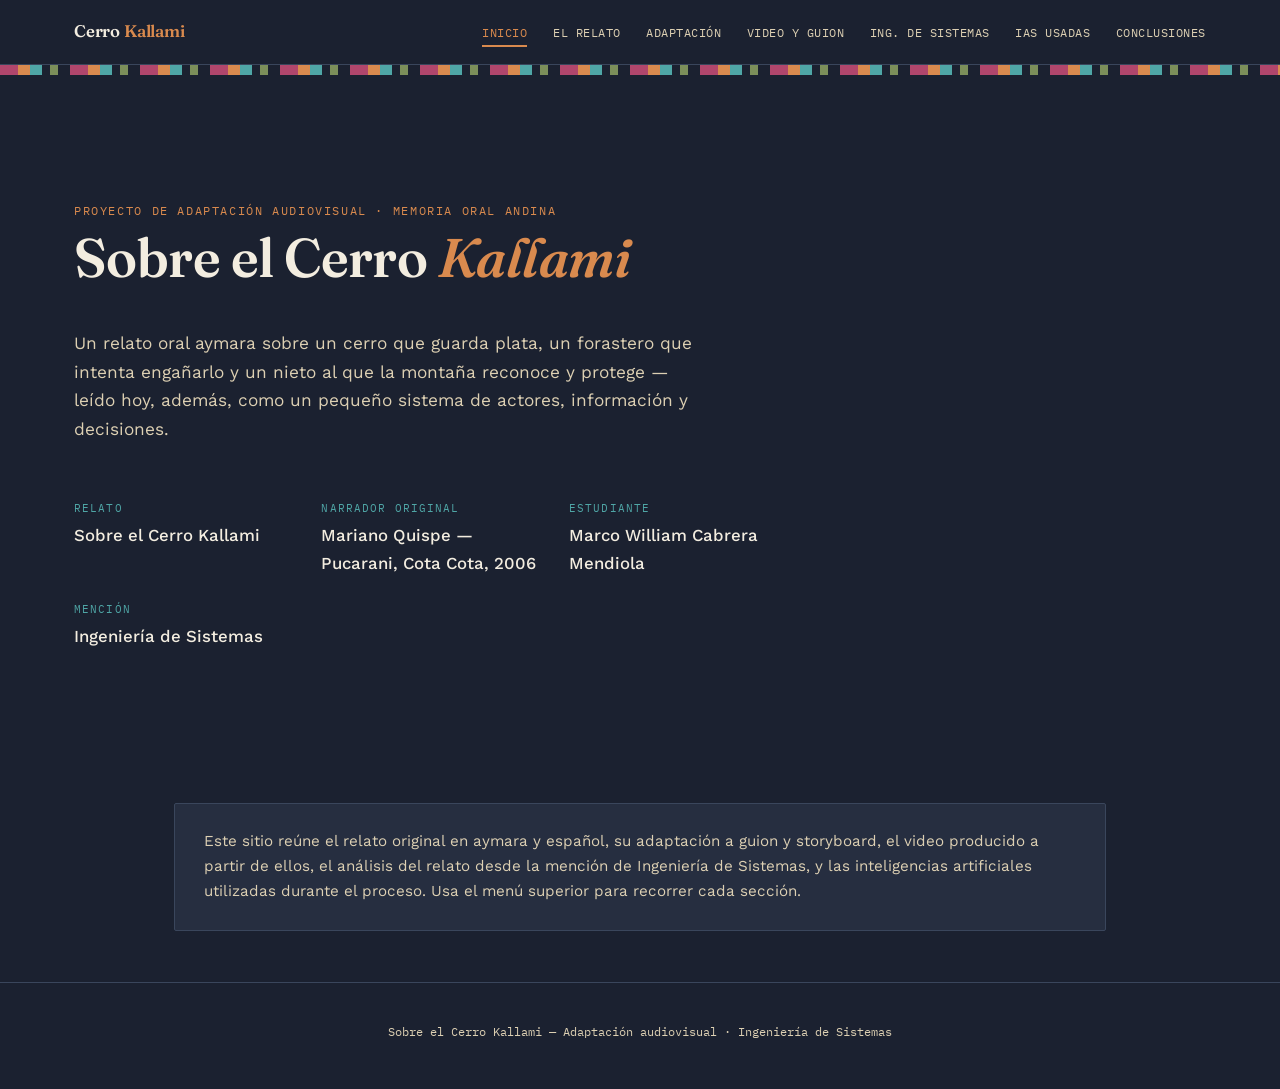
<file: index.html>
<!DOCTYPE html>
<html lang="es">
<head>
<meta charset="UTF-8">
<meta name="viewport" content="width=device-width, initial-scale=1.0">
<title>Sobre el Cerro Kallami — Proyecto de Adaptación Audiovisual</title>
<link rel="stylesheet" href="css/style.css">
</head>
<body>

<header class="site">
  <div class="nav-wrap">
    <a class="brand" href="index.html">Cerro <span>Kallami</span></a>
    <button class="hamburger" aria-label="Abrir menú"><span></span><span></span><span></span></button>
    <nav class="mainnav">
      <ul>
        <li><a href="index.html">Inicio</a></li>
        <li><a href="relato.html">El relato</a></li>
        <li><a href="adaptacion.html">Adaptación</a></li>
        <li><a href="video.html">Video y guion</a></li>
        <li><a href="sistemas.html">Ing. de Sistemas</a></li>
        <li><a href="ias.html">IAs usadas</a></li>
        <li><a href="conclusiones.html">Conclusiones</a></li>
      </ul>
    </nav>
  </div>
</header>
<div class="telar"></div>

<main>
  <section class="hero">
    <span class="eyebrow">Proyecto de adaptación audiovisual · memoria oral andina</span>
    <h1>Sobre el Cerro <span class="cerro-title">Kallami</span></h1>
    <p style="max-width:620px; font-size:1.08rem; margin-top:1rem; color:var(--paper-dim);">
      Un relato oral aymara sobre un cerro que guarda plata, un forastero que intenta engañarlo
      y un nieto al que la montaña reconoce y protege — leído hoy, además, como un pequeño
      sistema de actores, información y decisiones.
    </p>

    <div class="hero-meta">
      <div class="item">
        <span class="label">Relato</span>
        <span class="value">Sobre el Cerro Kallami</span>
      </div>
      <div class="item">
        <span class="label">Narrador original</span>
        <span class="value">Mariano Quispe — Pucarani, Cota Cota, 2006</span>
      </div>
      <div class="item">
        <span class="label">Estudiante</span>
        <span class="value">Marco William Cabrera Mendiola</span>
      </div>
      <div class="item">
        <span class="label">Mención</span>
        <span class="value">Ingeniería de Sistemas</span>
      </div>
    </div>
  </section>

  <section class="section tight">
    <div class="card">
      <p style="margin:0; color:var(--paper-dim); font-size:.95rem;">
        Este sitio reúne el relato original en aymara y español, su adaptación a guion y
        storyboard, el video producido a partir de ellos, el análisis del relato desde la
        mención de Ingeniería de Sistemas, y las inteligencias artificiales utilizadas durante
        el proceso. Usa el menú superior para recorrer cada sección.
      </p>
    </div>
  </section>
</main>

<footer class="site">
  <p>Sobre el Cerro Kallami — Adaptación audiovisual · Ingeniería de Sistemas</p>
</footer>

<script src="js/script.js"></script>
</body>
</html>
</file>
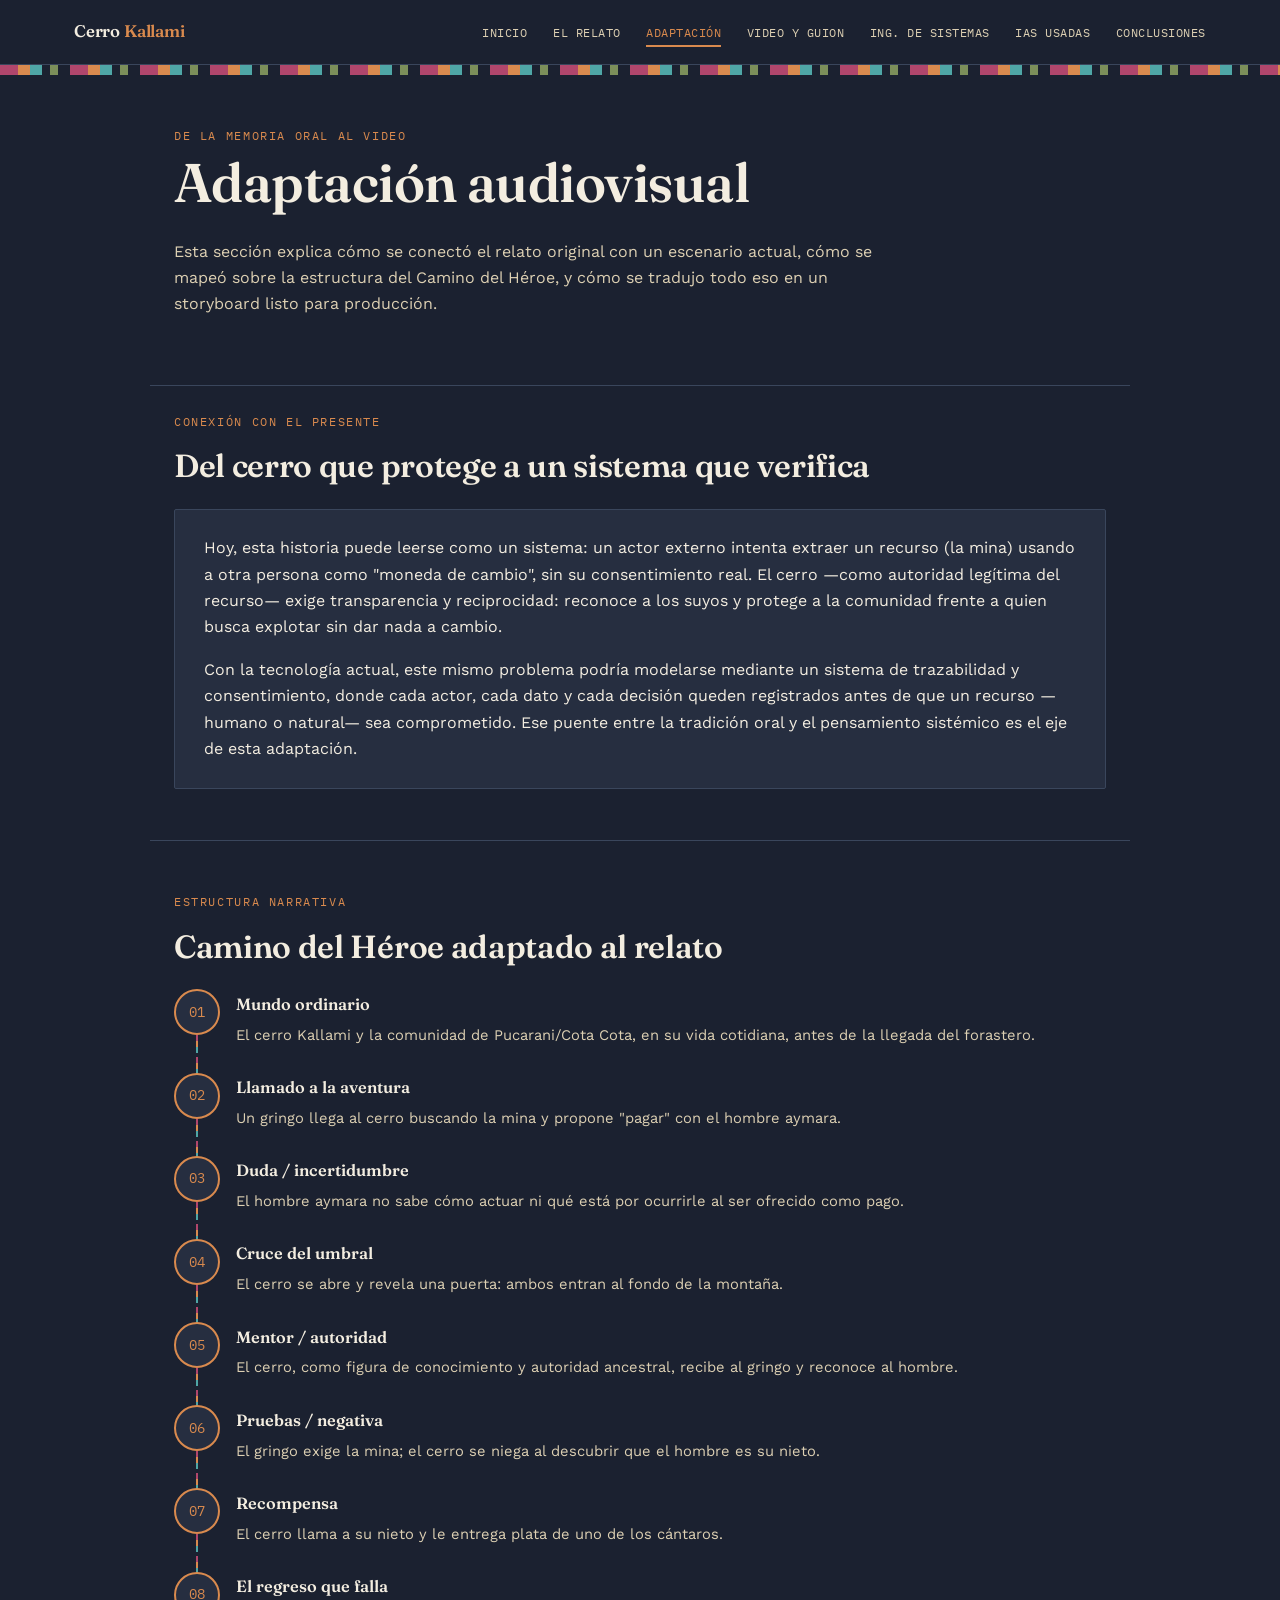
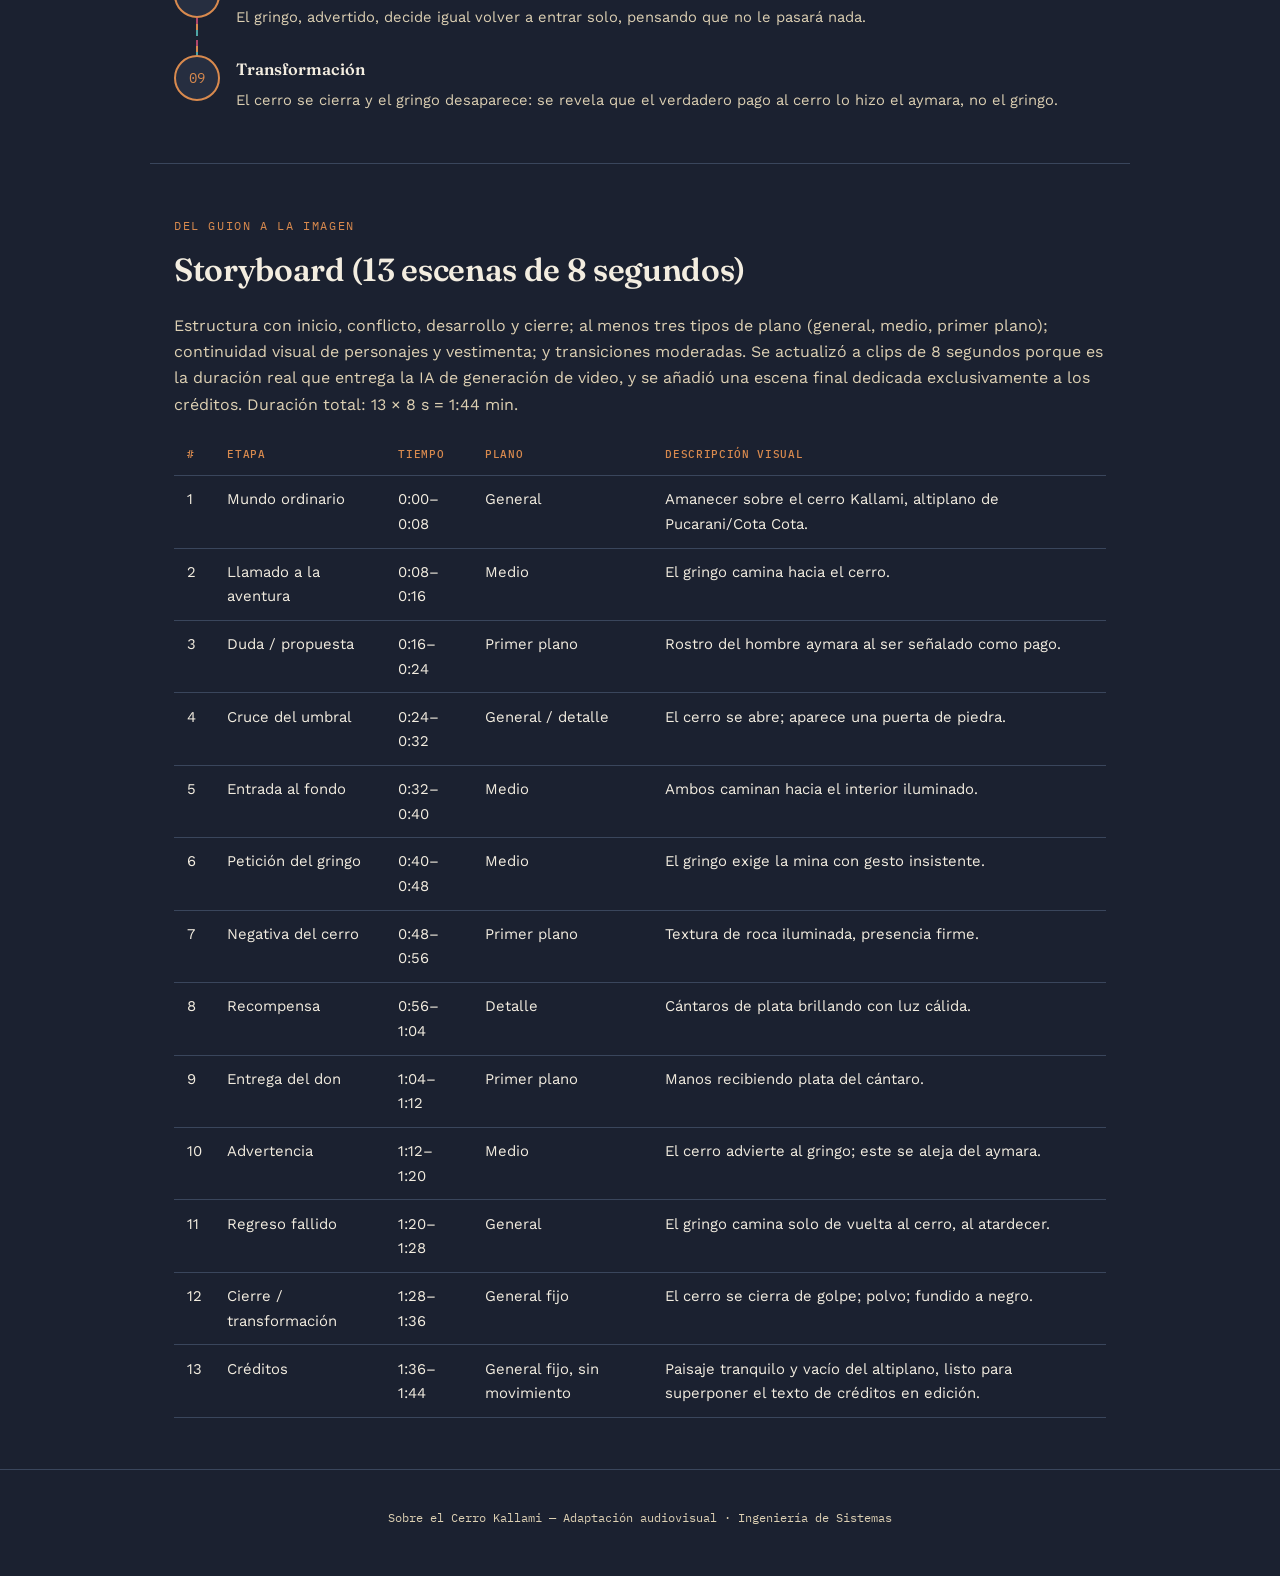
<file: adaptacion.html>
<!DOCTYPE html>
<html lang="es">
<head>
<meta charset="UTF-8">
<meta name="viewport" content="width=device-width, initial-scale=1.0">
<title>Adaptación — Sobre el Cerro Kallami</title>
<link rel="stylesheet" href="css/style.css">
</head>
<body>

<header class="site">
  <div class="nav-wrap">
    <a class="brand" href="index.html">Cerro <span>Kallami</span></a>
    <button class="hamburger" aria-label="Abrir menú"><span></span><span></span><span></span></button>
    <nav class="mainnav">
      <ul>
        <li><a href="index.html">Inicio</a></li>
        <li><a href="relato.html">El relato</a></li>
        <li><a href="adaptacion.html">Adaptación</a></li>
        <li><a href="video.html">Video y guion</a></li>
        <li><a href="sistemas.html">Ing. de Sistemas</a></li>
        <li><a href="ias.html">IAs usadas</a></li>
        <li><a href="conclusiones.html">Conclusiones</a></li>
      </ul>
    </nav>
  </div>
</header>
<div class="telar"></div>

<main>
  <section class="section">
    <span class="eyebrow">De la memoria oral al video</span>
    <h1>Adaptación audiovisual</h1>
    <p style="color:var(--paper-dim); max-width:700px;">
      Esta sección explica cómo se conectó el relato original con un escenario actual, cómo se
      mapeó sobre la estructura del Camino del Héroe, y cómo se tradujo todo eso en un
      storyboard listo para producción.
    </p>
  </section>

  <section class="section tight">
    <span class="eyebrow">Conexión con el presente</span>
    <h2>Del cerro que protege a un sistema que verifica</h2>
    <div class="card">
      <p>
        Hoy, esta historia puede leerse como un sistema: un actor externo intenta extraer un
        recurso (la mina) usando a otra persona como "moneda de cambio", sin su consentimiento
        real. El cerro —como autoridad legítima del recurso— exige transparencia y
        reciprocidad: reconoce a los suyos y protege a la comunidad frente a quien busca
        explotar sin dar nada a cambio.
      </p>
      <p style="margin-bottom:0;">
        Con la tecnología actual, este mismo problema podría modelarse mediante un sistema de
        trazabilidad y consentimiento, donde cada actor, cada dato y cada decisión queden
        registrados antes de que un recurso —humano o natural— sea comprometido. Ese puente
        entre la tradición oral y el pensamiento sistémico es el eje de esta adaptación.
      </p>
    </div>
  </section>

  <section class="section">
    <span class="eyebrow">Estructura narrativa</span>
    <h2>Camino del Héroe adaptado al relato</h2>
    <div class="camino">
      <div class="paso"><div class="nodo">01</div><div class="txt">
        <h4>Mundo ordinario</h4><p>El cerro Kallami y la comunidad de Pucarani/Cota Cota, en su vida cotidiana, antes de la llegada del forastero.</p></div></div>
      <div class="paso"><div class="nodo">02</div><div class="txt">
        <h4>Llamado a la aventura</h4><p>Un gringo llega al cerro buscando la mina y propone "pagar" con el hombre aymara.</p></div></div>
      <div class="paso"><div class="nodo">03</div><div class="txt">
        <h4>Duda / incertidumbre</h4><p>El hombre aymara no sabe cómo actuar ni qué está por ocurrirle al ser ofrecido como pago.</p></div></div>
      <div class="paso"><div class="nodo">04</div><div class="txt">
        <h4>Cruce del umbral</h4><p>El cerro se abre y revela una puerta: ambos entran al fondo de la montaña.</p></div></div>
      <div class="paso"><div class="nodo">05</div><div class="txt">
        <h4>Mentor / autoridad</h4><p>El cerro, como figura de conocimiento y autoridad ancestral, recibe al gringo y reconoce al hombre.</p></div></div>
      <div class="paso"><div class="nodo">06</div><div class="txt">
        <h4>Pruebas / negativa</h4><p>El gringo exige la mina; el cerro se niega al descubrir que el hombre es su nieto.</p></div></div>
      <div class="paso"><div class="nodo">07</div><div class="txt">
        <h4>Recompensa</h4><p>El cerro llama a su nieto y le entrega plata de uno de los cántaros.</p></div></div>
      <div class="paso"><div class="nodo">08</div><div class="txt">
        <h4>El regreso que falla</h4><p>El gringo, advertido, decide igual volver a entrar solo, pensando que no le pasará nada.</p></div></div>
      <div class="paso"><div class="nodo">09</div><div class="txt">
        <h4>Transformación</h4><p>El cerro se cierra y el gringo desaparece: se revela que el verdadero pago al cerro lo hizo el aymara, no el gringo.</p></div></div>
    </div>
  </section>

  <section class="section">
    <span class="eyebrow">Del guion a la imagen</span>
    <h2>Storyboard (13 escenas de 8 segundos)</h2>
    <p style="color:var(--paper-dim);">
      Estructura con inicio, conflicto, desarrollo y cierre; al menos tres tipos de plano
      (general, medio, primer plano); continuidad visual de personajes y vestimenta; y
      transiciones moderadas. Se actualizó a clips de 8 segundos porque es la duración real
      que entrega la IA de generación de video, y se añadió una escena final dedicada
      exclusivamente a los créditos. Duración total: 13 × 8 s = 1:44 min.
    </p>
    <table>
      <thead>
        <tr><th>#</th><th>Etapa</th><th>Tiempo</th><th>Plano</th><th>Descripción visual</th></tr>
      </thead>
      <tbody>
        <tr><td>1</td><td>Mundo ordinario</td><td>0:00–0:08</td><td>General</td><td>Amanecer sobre el cerro Kallami, altiplano de Pucarani/Cota Cota.</td></tr>
        <tr><td>2</td><td>Llamado a la aventura</td><td>0:08–0:16</td><td>Medio</td><td>El gringo camina hacia el cerro.</td></tr>
        <tr><td>3</td><td>Duda / propuesta</td><td>0:16–0:24</td><td>Primer plano</td><td>Rostro del hombre aymara al ser señalado como pago.</td></tr>
        <tr><td>4</td><td>Cruce del umbral</td><td>0:24–0:32</td><td>General / detalle</td><td>El cerro se abre; aparece una puerta de piedra.</td></tr>
        <tr><td>5</td><td>Entrada al fondo</td><td>0:32–0:40</td><td>Medio</td><td>Ambos caminan hacia el interior iluminado.</td></tr>
        <tr><td>6</td><td>Petición del gringo</td><td>0:40–0:48</td><td>Medio</td><td>El gringo exige la mina con gesto insistente.</td></tr>
        <tr><td>7</td><td>Negativa del cerro</td><td>0:48–0:56</td><td>Primer plano</td><td>Textura de roca iluminada, presencia firme.</td></tr>
        <tr><td>8</td><td>Recompensa</td><td>0:56–1:04</td><td>Detalle</td><td>Cántaros de plata brillando con luz cálida.</td></tr>
        <tr><td>9</td><td>Entrega del don</td><td>1:04–1:12</td><td>Primer plano</td><td>Manos recibiendo plata del cántaro.</td></tr>
        <tr><td>10</td><td>Advertencia</td><td>1:12–1:20</td><td>Medio</td><td>El cerro advierte al gringo; este se aleja del aymara.</td></tr>
        <tr><td>11</td><td>Regreso fallido</td><td>1:20–1:28</td><td>General</td><td>El gringo camina solo de vuelta al cerro, al atardecer.</td></tr>
        <tr><td>12</td><td>Cierre / transformación</td><td>1:28–1:36</td><td>General fijo</td><td>El cerro se cierra de golpe; polvo; fundido a negro.</td></tr>
        <tr><td>13</td><td>Créditos</td><td>1:36–1:44</td><td>General fijo, sin movimiento</td><td>Paisaje tranquilo y vacío del altiplano, listo para superponer el texto de créditos en edición.</td></tr>
      </tbody>
    </table>
  </section>
</main>

<footer class="site">
  <p>Sobre el Cerro Kallami — Adaptación audiovisual · Ingeniería de Sistemas</p>
</footer>

<script src="js/script.js"></script>
</body>
</html>
</file>
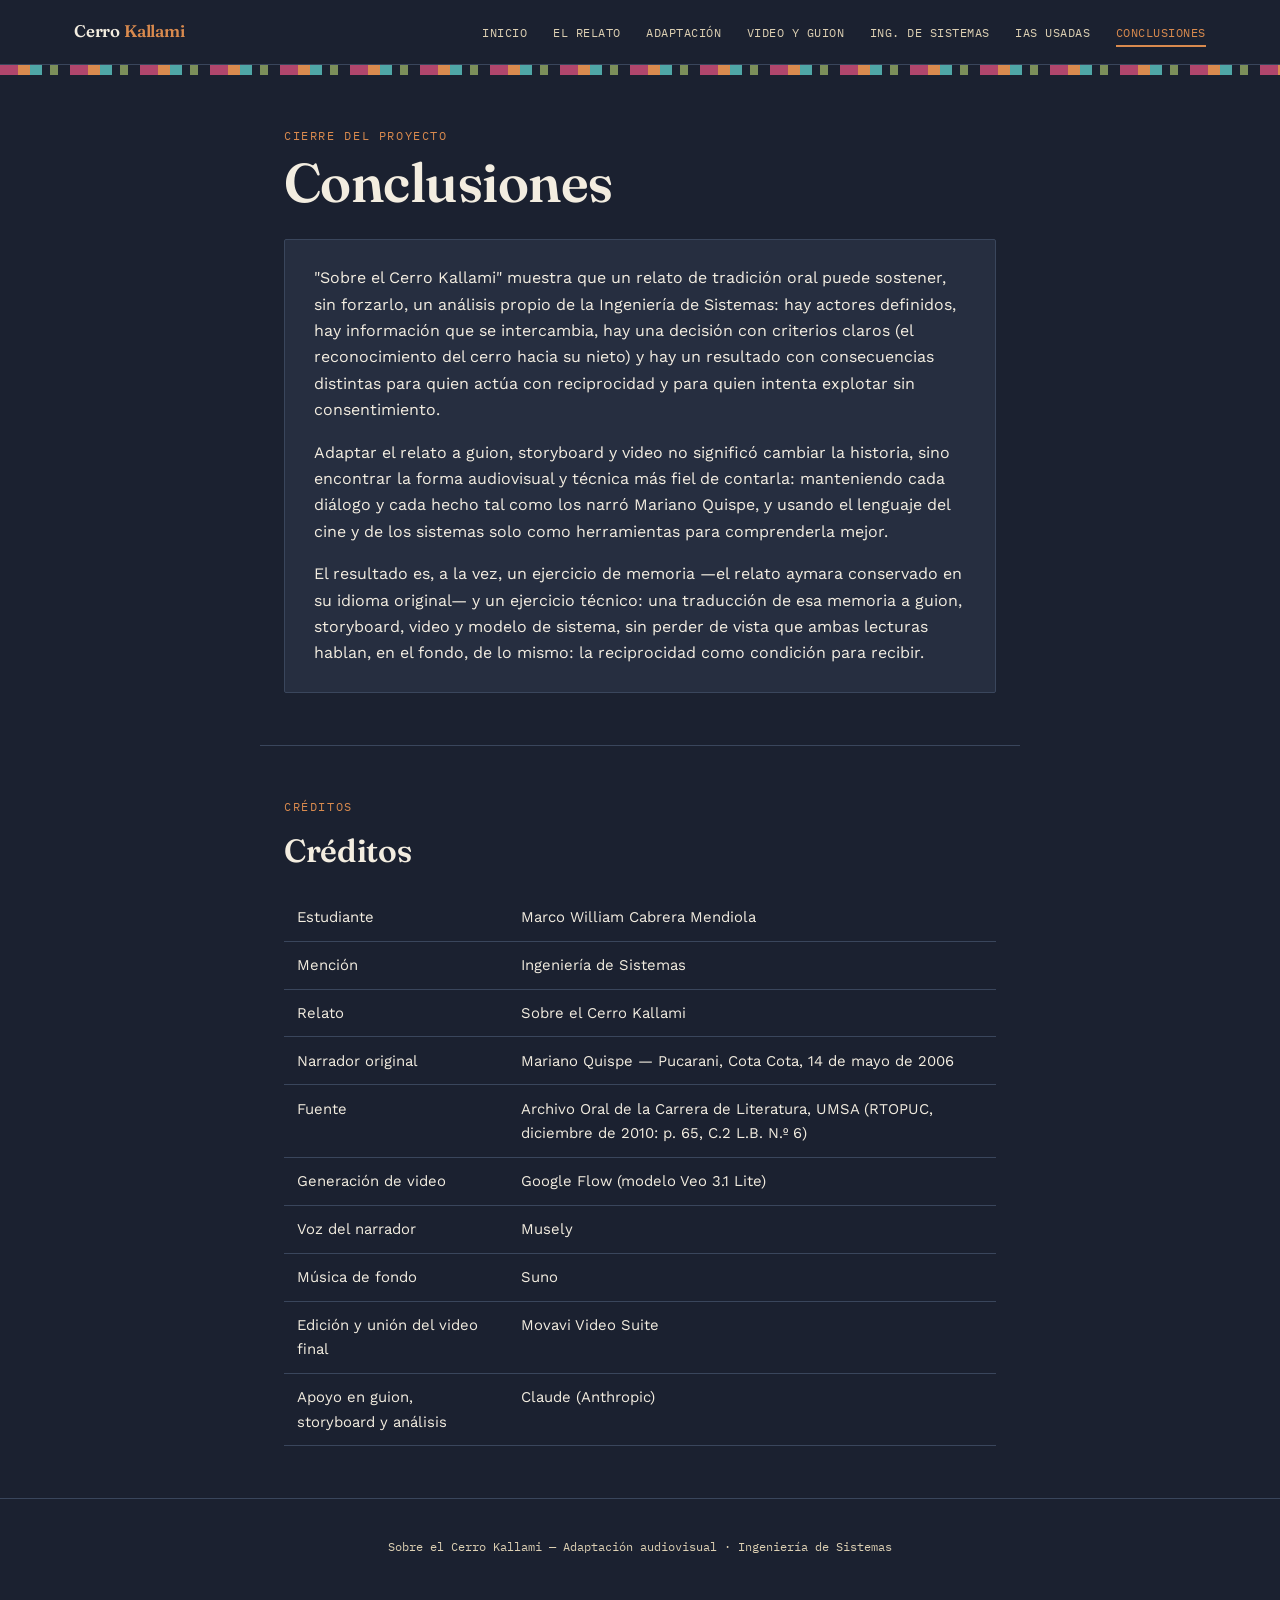
<file: conclusiones.html>
<!DOCTYPE html>
<html lang="es">
<head>
<meta charset="UTF-8">
<meta name="viewport" content="width=device-width, initial-scale=1.0">
<title>Conclusiones y créditos — Sobre el Cerro Kallami</title>
<link rel="stylesheet" href="css/style.css">
</head>
<body>

<header class="site">
  <div class="nav-wrap">
    <a class="brand" href="index.html">Cerro <span>Kallami</span></a>
    <button class="hamburger" aria-label="Abrir menú"><span></span><span></span><span></span></button>
    <nav class="mainnav">
      <ul>
        <li><a href="index.html">Inicio</a></li>
        <li><a href="relato.html">El relato</a></li>
        <li><a href="adaptacion.html">Adaptación</a></li>
        <li><a href="video.html">Video y guion</a></li>
        <li><a href="sistemas.html">Ing. de Sistemas</a></li>
        <li><a href="ias.html">IAs usadas</a></li>
        <li><a href="conclusiones.html">Conclusiones</a></li>
      </ul>
    </nav>
  </div>
</header>
<div class="telar"></div>

<main>
  <section class="section narrow">
    <span class="eyebrow">Cierre del proyecto</span>
    <h1>Conclusiones</h1>
    <div class="card">
      <p>
        "Sobre el Cerro Kallami" muestra que un relato de tradición oral puede sostener, sin
        forzarlo, un análisis propio de la Ingeniería de Sistemas: hay actores definidos, hay
        información que se intercambia, hay una decisión con criterios claros (el reconocimiento
        del cerro hacia su nieto) y hay un resultado con consecuencias distintas para quien
        actúa con reciprocidad y para quien intenta explotar sin consentimiento.
      </p>
      <p>
        Adaptar el relato a guion, storyboard y video no significó cambiar la historia, sino
        encontrar la forma audiovisual y técnica más fiel de contarla: manteniendo cada diálogo
        y cada hecho tal como los narró Mariano Quispe, y usando el lenguaje del cine y de los
        sistemas solo como herramientas para comprenderla mejor.
      </p>
      <p style="margin-bottom:0;">
        El resultado es, a la vez, un ejercicio de memoria —el relato aymara conservado en su
        idioma original— y un ejercicio técnico: una traducción de esa memoria a guion,
        storyboard, video y modelo de sistema, sin perder de vista que ambas lecturas hablan,
        en el fondo, de lo mismo: la reciprocidad como condición para recibir.
      </p>
    </div>
  </section>

  <section class="section narrow">
    <span class="eyebrow">Créditos</span>
    <h2>Créditos</h2>
    <table>
      <tbody>
        <tr><td>Estudiante</td><td>Marco William Cabrera Mendiola</td></tr>
        <tr><td>Mención</td><td>Ingeniería de Sistemas</td></tr>
        <tr><td>Relato</td><td>Sobre el Cerro Kallami</td></tr>
        <tr><td>Narrador original</td><td>Mariano Quispe — Pucarani, Cota Cota, 14 de mayo de 2006</td></tr>
        <tr><td>Fuente</td><td>Archivo Oral de la Carrera de Literatura, UMSA (RTOPUC, diciembre de 2010: p. 65, C.2 L.B. N.º 6)</td></tr>
        <tr><td>Generación de video</td><td>Google Flow (modelo Veo 3.1 Lite)</td></tr>
        <tr><td>Voz del narrador</td><td>Musely</td></tr>
        <tr><td>Música de fondo</td><td>Suno</td></tr>
        <tr><td>Edición y unión del video final</td><td>Movavi Video Suite</td></tr>
        <tr><td>Apoyo en guion, storyboard y análisis</td><td>Claude (Anthropic)</td></tr>
      </tbody>
    </table>
  </section>
</main>

<footer class="site">
  <p>Sobre el Cerro Kallami — Adaptación audiovisual · Ingeniería de Sistemas</p>
</footer>

<script src="js/script.js"></script>
</body>
</html>
</file>
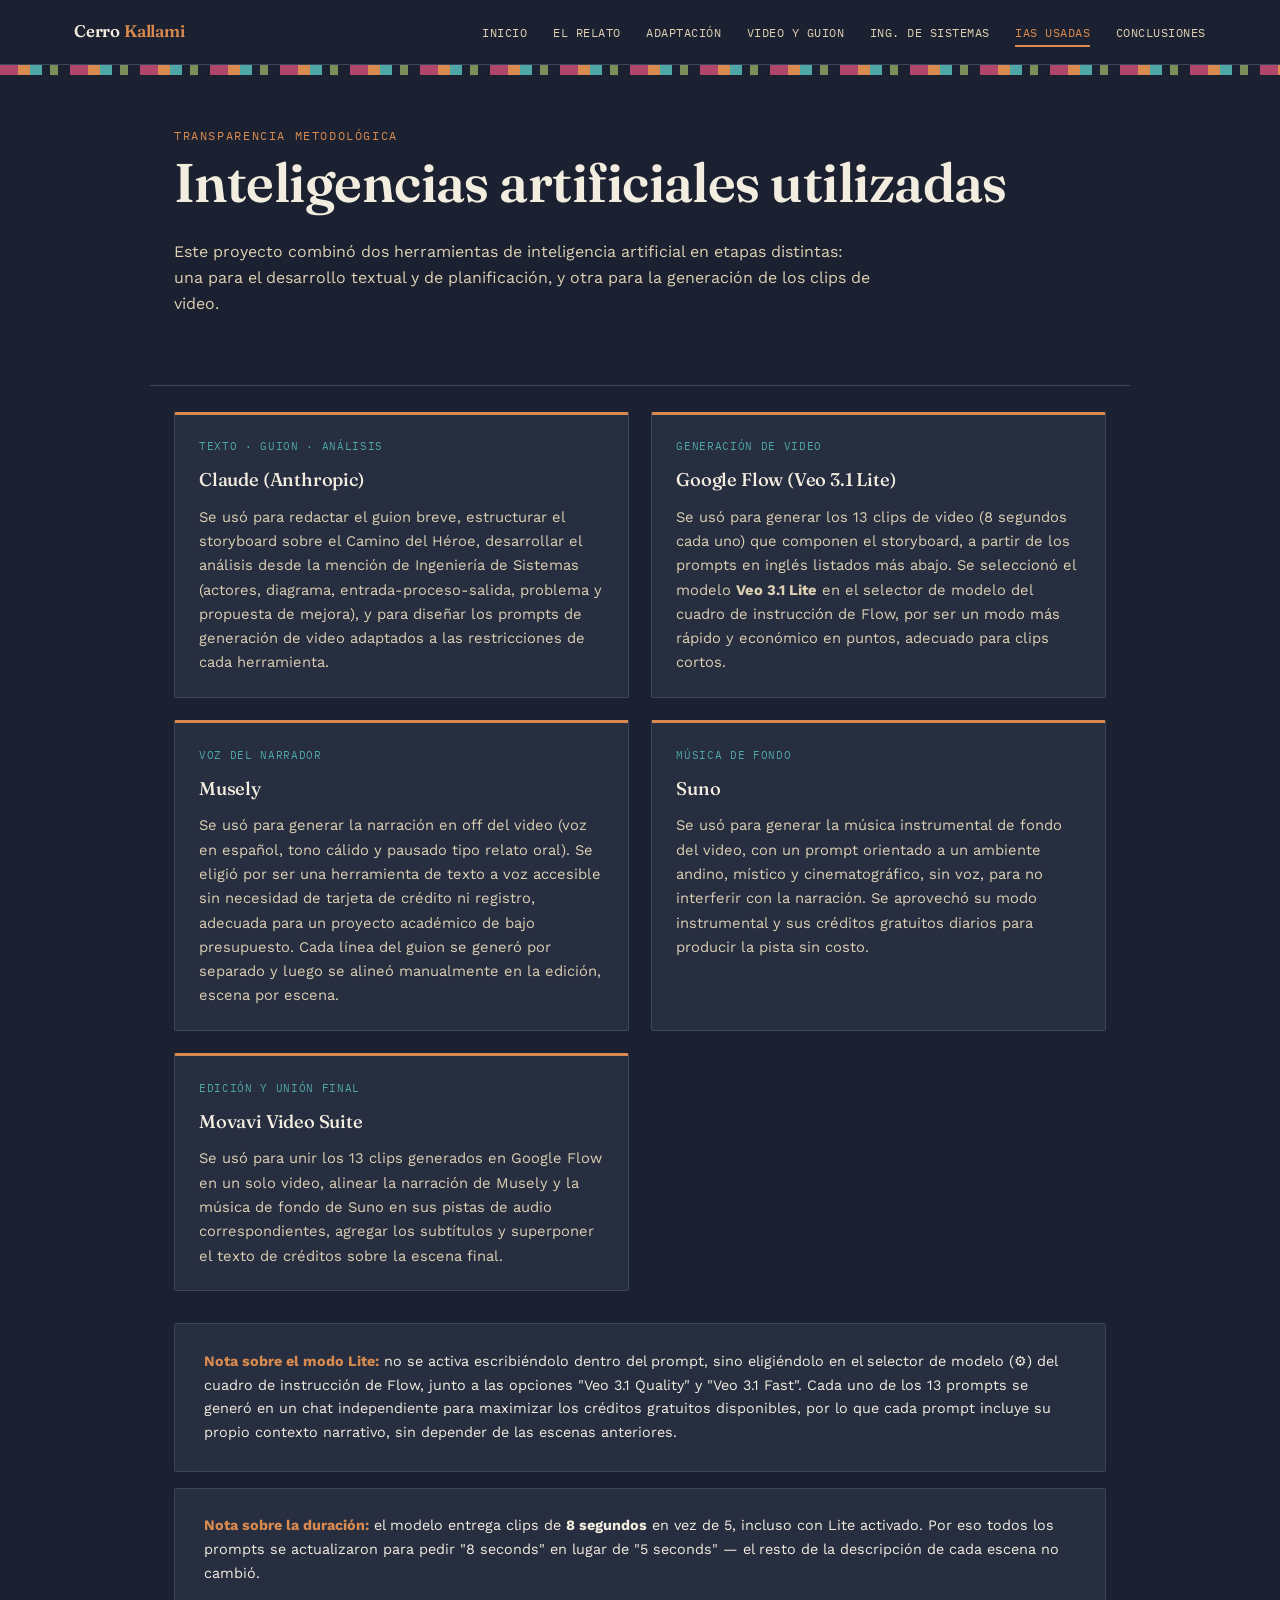
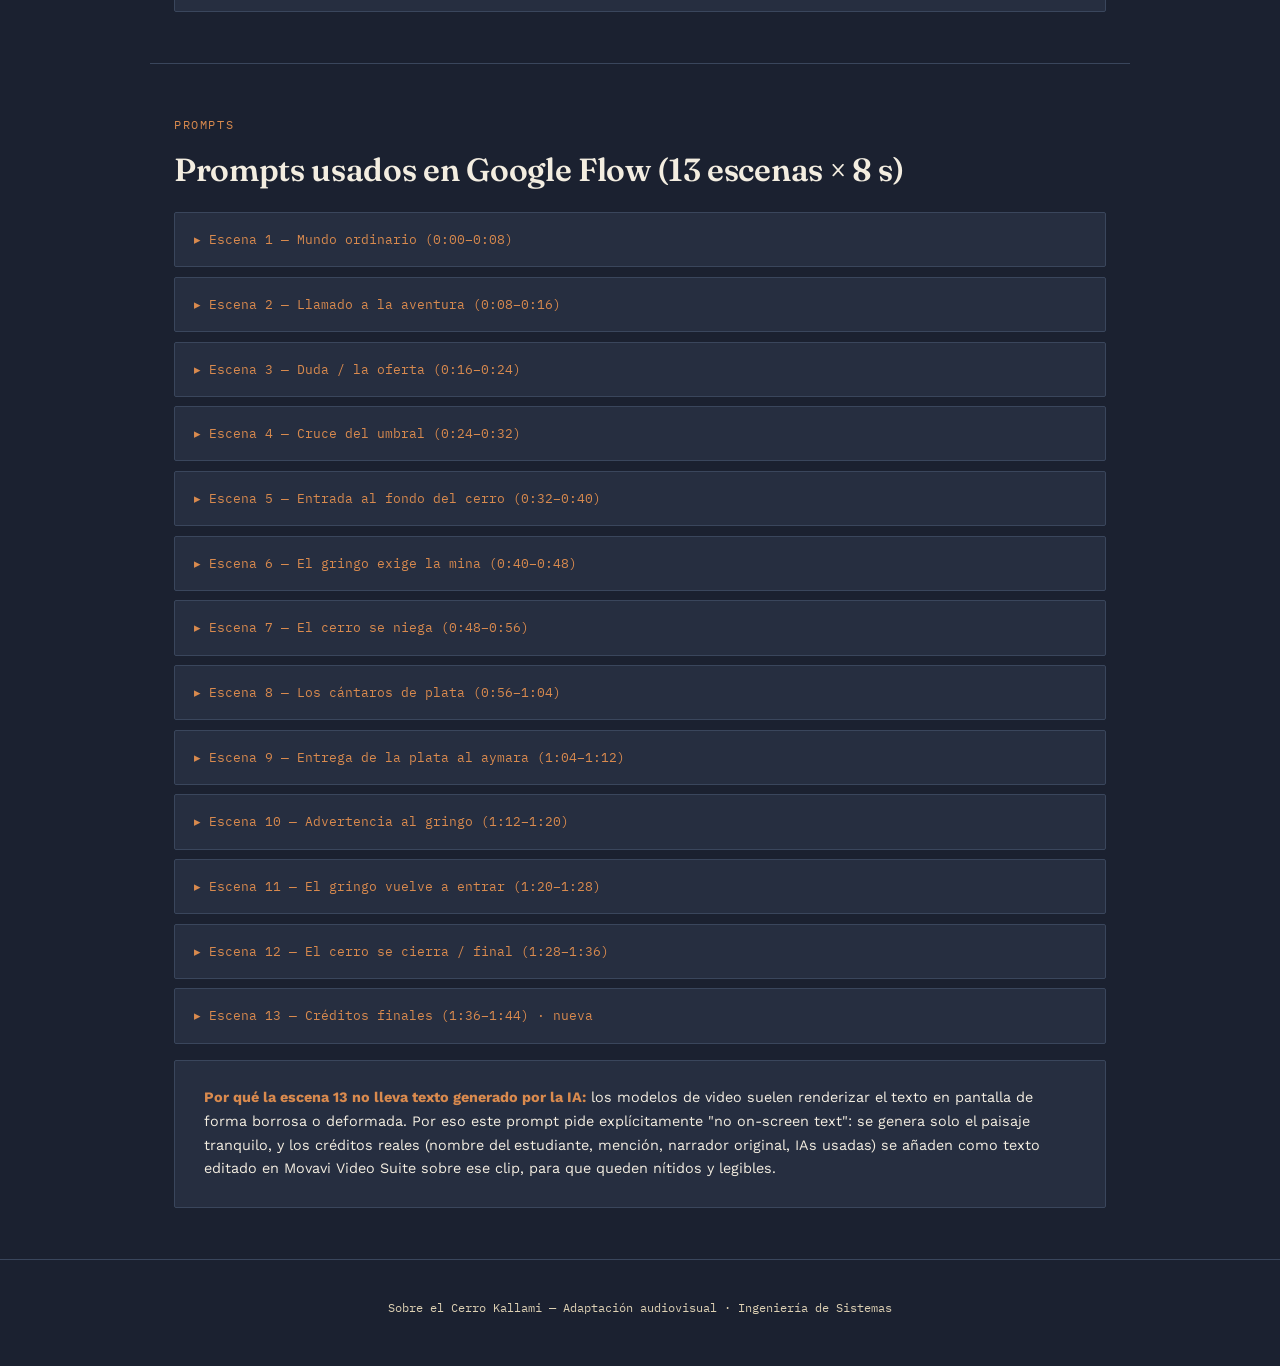
<file: ias.html>
<!DOCTYPE html>
<html lang="es">
<head>
<meta charset="UTF-8">
<meta name="viewport" content="width=device-width, initial-scale=1.0">
<title>IAs usadas — Sobre el Cerro Kallami</title>
<link rel="stylesheet" href="css/style.css">
</head>
<body>

<header class="site">
  <div class="nav-wrap">
    <a class="brand" href="index.html">Cerro <span>Kallami</span></a>
    <button class="hamburger" aria-label="Abrir menú"><span></span><span></span><span></span></button>
    <nav class="mainnav">
      <ul>
        <li><a href="index.html">Inicio</a></li>
        <li><a href="relato.html">El relato</a></li>
        <li><a href="adaptacion.html">Adaptación</a></li>
        <li><a href="video.html">Video y guion</a></li>
        <li><a href="sistemas.html">Ing. de Sistemas</a></li>
        <li><a href="ias.html">IAs usadas</a></li>
        <li><a href="conclusiones.html">Conclusiones</a></li>
      </ul>
    </nav>
  </div>
</header>
<div class="telar"></div>

<main>
  <section class="section">
    <span class="eyebrow">Transparencia metodológica</span>
    <h1>Inteligencias artificiales utilizadas</h1>
    <p style="color:var(--paper-dim); max-width:700px;">
      Este proyecto combinó dos herramientas de inteligencia artificial en etapas distintas:
      una para el desarrollo textual y de planificación, y otra para la generación de los
      clips de video.
    </p>
  </section>

  <section class="section tight">
    <div class="ia-grid">
      <div class="ia-card">
        <span class="rol">Texto · guion · análisis</span>
        <h3>Claude (Anthropic)</h3>
        <p style="margin:0; color:var(--paper-dim); font-size:.92rem;">
          Se usó para redactar el guion breve, estructurar el storyboard sobre el Camino del
          Héroe, desarrollar el análisis desde la mención de Ingeniería de Sistemas (actores,
          diagrama, entrada-proceso-salida, problema y propuesta de mejora), y para diseñar los
          prompts de generación de video adaptados a las restricciones de cada herramienta.
        </p>
      </div>
      <div class="ia-card">
        <span class="rol">Generación de video</span>
        <h3>Google Flow (Veo 3.1 Lite)</h3>
        <p style="margin:0; color:var(--paper-dim); font-size:.92rem;">
          Se usó para generar los 13 clips de video (8 segundos cada uno) que componen el
          storyboard, a partir de los prompts en inglés listados más abajo. Se seleccionó el
          modelo <strong>Veo 3.1 Lite</strong> en el selector de modelo del cuadro de
          instrucción de Flow, por ser un modo más rápido y económico en puntos, adecuado
          para clips cortos.
        </p>
      </div>
      <div class="ia-card">
        <span class="rol">Voz del narrador</span>
        <h3>Musely</h3>
        <p style="margin:0; color:var(--paper-dim); font-size:.92rem;">
          Se usó para generar la narración en off del video (voz en español, tono cálido y
          pausado tipo relato oral). Se eligió por ser una herramienta de texto a voz
          accesible sin necesidad de tarjeta de crédito ni registro, adecuada para un
          proyecto académico de bajo presupuesto. Cada línea del guion se generó por
          separado y luego se alineó manualmente en la edición, escena por escena.
        </p>
      </div>
      <div class="ia-card">
        <span class="rol">Música de fondo</span>
        <h3>Suno</h3>
        <p style="margin:0; color:var(--paper-dim); font-size:.92rem;">
          Se usó para generar la música instrumental de fondo del video, con un prompt
          orientado a un ambiente andino, místico y cinematográfico, sin voz, para no
          interferir con la narración. Se aprovechó su modo instrumental y sus créditos
          gratuitos diarios para producir la pista sin costo.
        </p>
      </div>
      <div class="ia-card">
        <span class="rol">Edición y unión final</span>
        <h3>Movavi Video Suite</h3>
        <p style="margin:0; color:var(--paper-dim); font-size:.92rem;">
          Se usó para unir los 13 clips generados en Google Flow en un solo video, alinear
          la narración de Musely y la música de fondo de Suno en sus pistas de audio
          correspondientes, agregar los subtítulos y superponer el texto de créditos sobre
          la escena final.
        </p>
      </div>
    </div>

    <div class="card">
      <p style="margin:0; font-size:.9rem;">
        <strong style="color:var(--thread-gold);">Nota sobre el modo Lite:</strong> no se activa
        escribiéndolo dentro del prompt, sino eligiéndolo en el selector de modelo (⚙) del
        cuadro de instrucción de Flow, junto a las opciones "Veo 3.1 Quality" y "Veo 3.1 Fast".
        Cada uno de los 13 prompts se generó en un chat independiente para maximizar los
        créditos gratuitos disponibles, por lo que cada prompt incluye su propio contexto
        narrativo, sin depender de las escenas anteriores.
      </p>
    </div>
    <div class="card" style="margin-top:1rem;">
      <p style="margin:0; font-size:.9rem;">
        <strong style="color:var(--thread-gold);">Nota sobre la duración:</strong> el modelo
        entrega clips de <strong>8 segundos</strong> en vez de 5, incluso con Lite activado.
        Por eso todos los prompts se actualizaron para pedir "8 seconds" en lugar de "5
        seconds" — el resto de la descripción de cada escena no cambió.
      </p>
    </div>
  </section>

  <section class="section">
    <span class="eyebrow">Prompts</span>
    <h2>Prompts usados en Google Flow (13 escenas × 8 s)</h2>

    <details class="prompt">
      <summary>Escena 1 — Mundo ordinario (0:00–0:08)</summary>
      <div class="prompt-text">This is a scene from an Andean Bolivian legend about Cerro Kallami, a massive sacred rocky mountain in the altiplano near Pucarani and Cota Cota, La Paz, Bolivia, believed to hold hidden silver and to act as a living guardian spirit that protects its own people. Wide static establishing shot: sunrise over Cerro Kallami, golden light spreading across the open Andean plains, no people visible yet, slow gentle camera drift. Cinematic realism, warm earthy color palette, natural light, folk legend atmosphere, 16:9, 8 seconds, no dialogue.</div>
    </details>

    <details class="prompt">
      <summary>Escena 2 — Llamado a la aventura (0:08–0:16)</summary>
      <div class="prompt-text">This is a scene from an Andean Bolivian legend: a foreign gold prospector from the early 20th century (light skin, short beard, worn expedition jacket, hat and boots) has traveled to Cerro Kallami, a massive sacred rocky Andean mountain, because he wants to trick the mountain into giving him its hidden silver mine. Medium shot: the foreign prospector walking steadily across open Andean plains toward the rocky mountain in the background, natural daylight, steady tracking camera. Cinematic realism, warm earthy color palette, folk legend atmosphere, 16:9, 8 seconds, no dialogue.</div>
    </details>

    <details class="prompt">
      <summary>Escena 3 — Duda / la oferta (0:16–0:24)</summary>
      <div class="prompt-text">This is a scene from an Andean Bolivian legend: a foreign gold prospector has just offered to "pay" Cerro Kallami, a sacred living mountain, using a local Aymara man as if he were an object of trade, without asking the man's consent. Close-up shot on the face of an indigenous Aymara man, around 30 years old, brown skin, black hair, wearing a traditional Andean poncho and chullo hat, his expression shifting from calm to confusion and concern as he realizes what is happening. Soft natural light, shallow depth of field, minimal camera movement. Cinematic realism, folk legend atmosphere, 16:9, 8 seconds, no dialogue.</div>
    </details>

    <details class="prompt">
      <summary>Escena 4 — Cruce del umbral (0:24–0:32)</summary>
      <div class="prompt-text">This is a scene from an Andean Bolivian legend: Cerro Kallami, a massive sacred rocky mountain that is actually a living guardian spirit, magically opens itself to reveal a hidden stone doorway inside, so that the foreign gold prospector and the Aymara man he brought can enter. Wide shot: the huge rocky mountain slowly cracking open, revealing a glowing stone doorway, dust and light rays drifting from the opening, slow motion, mystical but grounded realism. Cinematic realism, warm earthy tones, folk legend atmosphere, 16:9, 8 seconds, no dialogue.</div>
    </details>

    <details class="prompt">
      <summary>Escena 5 — Entrada al fondo del cerro (0:32–0:40)</summary>
      <div class="prompt-text">This is a scene from an Andean Bolivian legend: a foreign gold prospector (light skin, short beard, worn expedition jacket, hat) and an indigenous Aymara man (brown skin, black hair, traditional poncho and chullo hat) walk together into the glowing interior of Cerro Kallami, a sacred mountain that is really a living guardian spirit, heading toward its hidden underground chamber full of silver. Medium shot: the two men, seen from behind, walking into a warmly torch-lit cavern interior, flickering light on ancient stone walls, slow forward camera movement. Cinematic realism, warm earthy tones, folk legend atmosphere, 16:9, 8 seconds, no dialogue.</div>
    </details>

    <details class="prompt">
      <summary>Escena 6 — El gringo exige la mina (0:40–0:48)</summary>
      <div class="prompt-text">This is a scene from an Andean Bolivian legend: inside the sacred mountain Cerro Kallami, the foreign gold prospector arrogantly demands that the mountain spirit hand over its silver mine, claiming he has already "paid" by bringing the Aymara man as an offering. Medium shot: the foreign prospector (light skin, short beard, worn expedition jacket) standing inside a warmly lit cave chamber, gesturing insistently and demandingly toward the depths of the glowing cave interior. Warm low light, subtle camera push-in. Cinematic realism, folk legend atmosphere, 16:9, 8 seconds, no dialogue.</div>
    </details>

    <details class="prompt">
      <summary>Escena 7 — El cerro se niega (0:48–0:56)</summary>
      <div class="prompt-text">This is a scene from an Andean Bolivian legend: Cerro Kallami, a sacred rocky mountain that is a living ancient guardian spirit, firmly refuses to give its silver mine to the foreign gold prospector, because it has just recognized that the Aymara man brought to it is actually its own grandson, not something that can be traded away. Close-up shot: ancient textured rock surface glowing faintly from within, as if alive, dust particles floating in low-key dramatic light, minimal camera movement, conveying a firm, refusing presence. Cinematic realism, folk legend atmosphere, 16:9, 8 seconds, no dialogue.</div>
    </details>

    <details class="prompt">
      <summary>Escena 8 — Los cántaros de plata (0:56–1:04)</summary>
      <div class="prompt-text">This is a scene from an Andean Bolivian legend: inside the sacred mountain Cerro Kallami, there is a hidden chamber full of ancient clay pitchers overflowing with silver, which the mountain spirit keeps for its own Aymara descendants, not for foreign outsiders. Close-up detail shot: rows of ancient clay pitchers filled with silver coins, warm torchlight reflecting off the metal inside a stone cave, slow reveal camera movement. Cinematic realism, warm earthy tones, folk legend atmosphere, 16:9, 8 seconds, no dialogue.</div>
    </details>

    <details class="prompt">
      <summary>Escena 9 — Entrega de la plata al aymara (1:04–1:12)</summary>
      <div class="prompt-text">This is a scene from an Andean Bolivian legend: Cerro Kallami, the sacred mountain spirit, rewards the Aymara man by giving him silver from one of its ancient clay pitchers, because it has recognized him as its own grandson, while the foreign prospector who tried to trick the mountain receives nothing. Extreme close-up shot: the hands of an indigenous Aymara man (traditional poncho sleeve visible at the frame edge) receiving silver coins poured from an ancient clay pitcher, warm firelight, shallow depth of field. Cinematic realism, folk legend atmosphere, 16:9, 8 seconds, no dialogue.</div>
    </details>

    <details class="prompt">
      <summary>Escena 10 — Advertencia al gringo (1:12–1:20)</summary>
      <div class="prompt-text">This is a scene from an Andean Bolivian legend: after refusing to give up its mine and rewarding the Aymara man instead, Cerro Kallami, the sacred mountain spirit, warns the foreign gold prospector that if he tries to enter the mountain again by himself, seeking the silver alone, something will happen to him. Medium shot: the foreign prospector (light skin, short beard, worn expedition jacket) standing alone inside a torch-lit cave, taking a cautious step backward, warm dim lighting, slow camera pull-back, conveying tension and warning. Cinematic realism, folk legend atmosphere, 16:9, 8 seconds, no dialogue.</div>
    </details>

    <details class="prompt">
      <summary>Escena 11 — El gringo vuelve a entrar (1:20–1:28)</summary>
      <div class="prompt-text">This is a scene from an Andean Bolivian legend: ignoring the mountain's warning, the greedy foreign gold prospector decides to go back alone to Cerro Kallami at dusk, thinking nothing bad will happen to him, planning to take the silver mine for himself. Wide shot: the lone foreign prospector (light skin, short beard, worn expedition jacket, hat) walking steadily back toward the rocky mountain entrance under an orange dusk sky, slow steady camera. Cinematic realism, folk legend atmosphere, 16:9, 8 seconds, no dialogue.</div>
    </details>

    <details class="prompt">
      <summary>Escena 12 — El cerro se cierra / final (1:28–1:36)</summary>
      <div class="prompt-text">This is a scene from an Andean Bolivian legend: as soon as the greedy foreign gold prospector re-enters Cerro Kallami alone without permission, the sacred mountain suddenly seals itself shut, trapping and swallowing him forever, as punishment for trying to exploit it — while the Aymara man, its true grandson, is safely far away with the silver he was rightfully given. Wide shot: the large rocky mountain suddenly sealing shut with a burst of dust and falling rock, then complete stillness, slowly fading to black. Cinematic slow motion, dramatic but subtle, folk legend atmosphere, 16:9, 8 seconds, no dialogue.</div>
    </details>

    <details class="prompt">
      <summary>Escena 13 — Créditos finales (1:36–1:44) · nueva</summary>
      <div class="prompt-text">This is the closing shot of a short film based on an Andean Bolivian legend about Cerro Kallami, a sacred rocky mountain in the altiplano near Pucarani and Cota Cota, La Paz, Bolivia. Wide static shot: a calm, empty view of the Andean altiplano landscape at dusk, Cerro Kallami visible in the distance, soft fading warm light, no people, no animals, minimalist and quiet composition with open sky and open ground, leaving clear negative space for text to be added later in post-production. Absolutely no on-screen text, no logos, no watermarks generated by the model. Camera completely static, no movement. Cinematic realism, warm earthy tones, folk legend atmosphere, 16:9, 8 seconds, no dialogue.</div>
    </details>

    <div class="card" style="margin-top:1rem;">
      <p style="margin:0; font-size:.9rem;">
        <strong style="color:var(--thread-gold);">Por qué la escena 13 no lleva texto generado por la IA:</strong>
        los modelos de video suelen renderizar el texto en pantalla de forma borrosa o
        deformada. Por eso este prompt pide explícitamente "no on-screen text": se genera solo
        el paisaje tranquilo, y los créditos reales (nombre del estudiante, mención, narrador
        original, IAs usadas) se añaden como texto editado en Movavi Video Suite sobre ese
        clip, para que queden nítidos y legibles.
      </p>
    </div>
  </section>
</main>

<footer class="site">
  <p>Sobre el Cerro Kallami — Adaptación audiovisual · Ingeniería de Sistemas</p>
</footer>

<script src="js/script.js"></script>
</body>
</html>
</file>
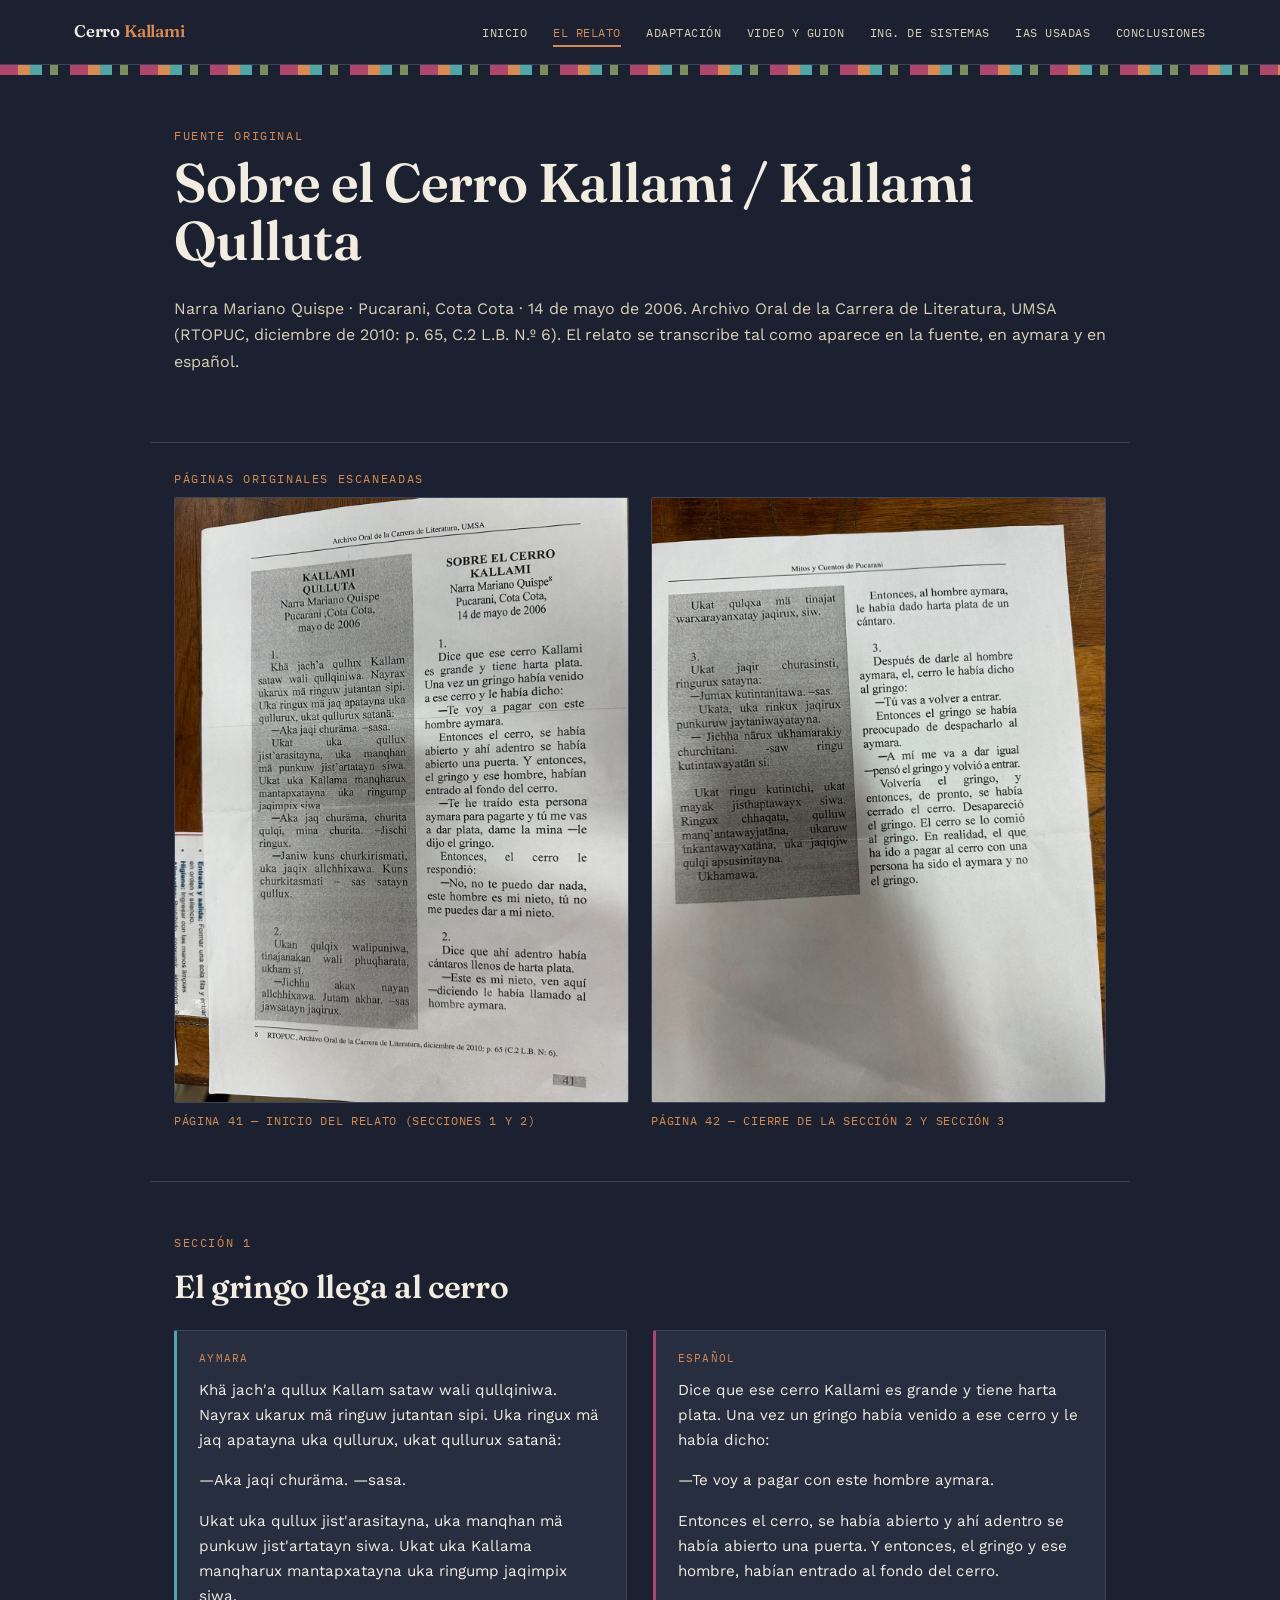
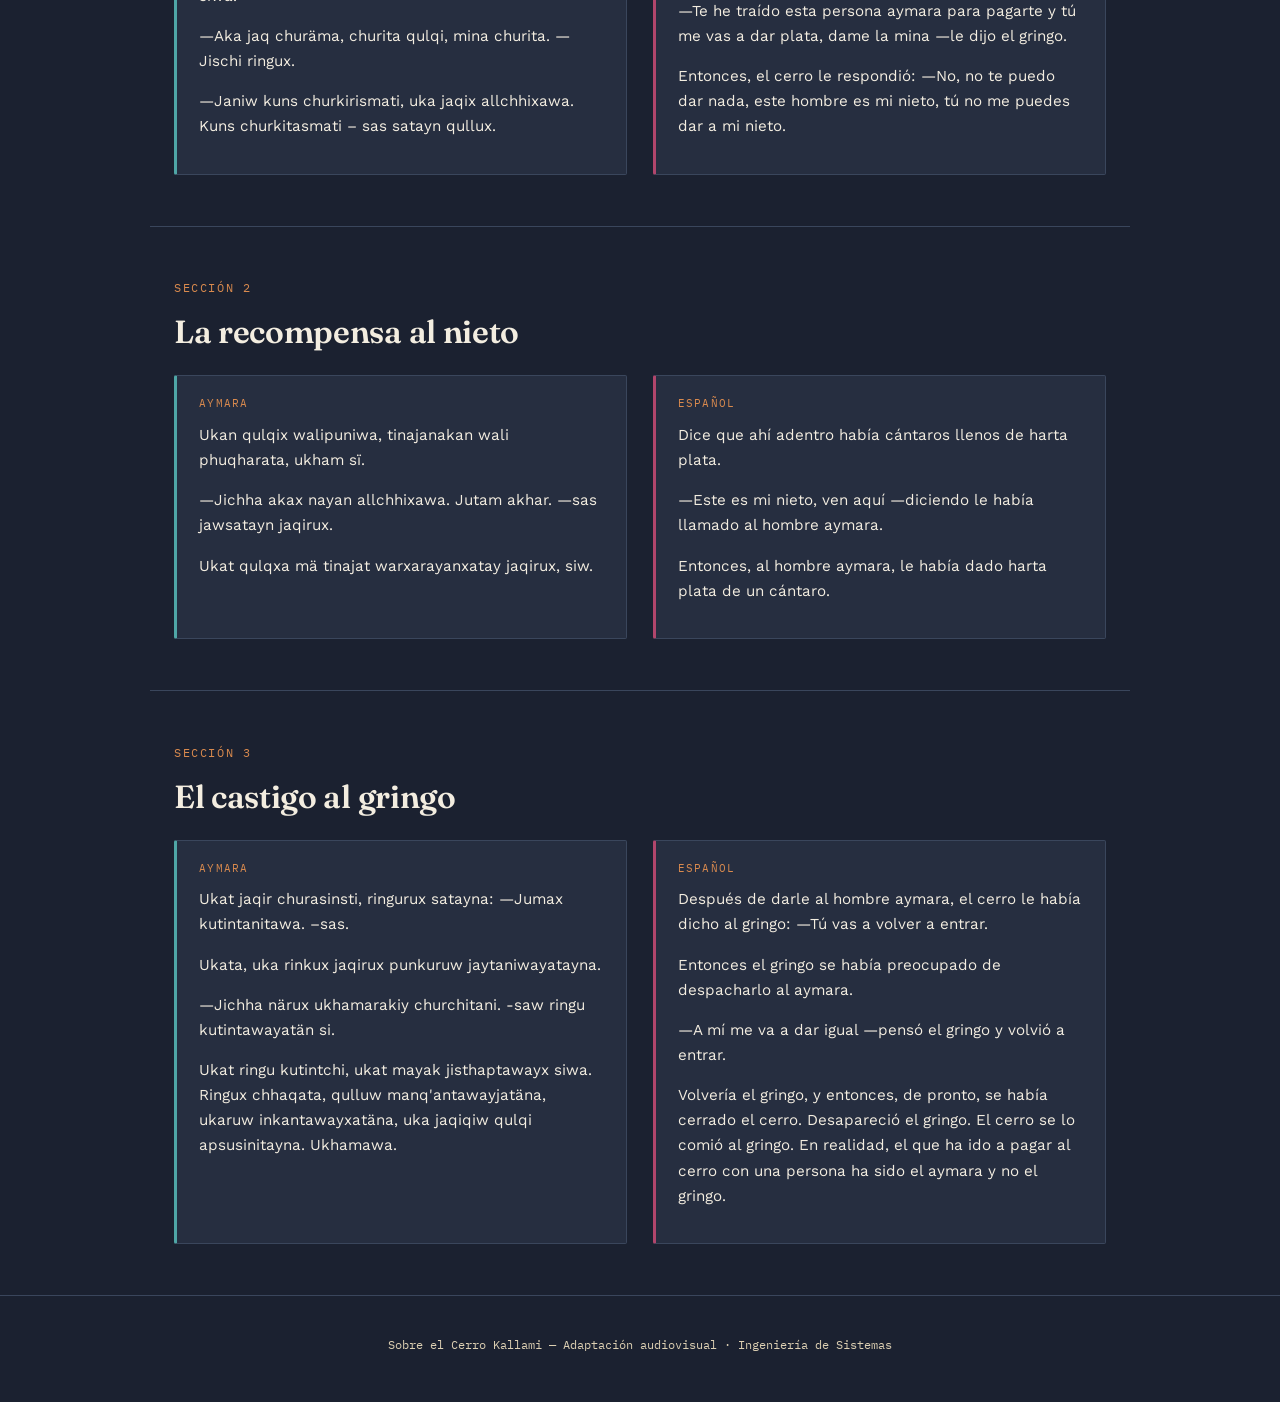
<file: relato.html>
<!DOCTYPE html>
<html lang="es">
<head>
<meta charset="UTF-8">
<meta name="viewport" content="width=device-width, initial-scale=1.0">
<title>El relato — Sobre el Cerro Kallami</title>
<link rel="stylesheet" href="css/style.css">
</head>
<body>

<header class="site">
  <div class="nav-wrap">
    <a class="brand" href="index.html">Cerro <span>Kallami</span></a>
    <button class="hamburger" aria-label="Abrir menú"><span></span><span></span><span></span></button>
    <nav class="mainnav">
      <ul>
        <li><a href="index.html">Inicio</a></li>
        <li><a href="relato.html">El relato</a></li>
        <li><a href="adaptacion.html">Adaptación</a></li>
        <li><a href="video.html">Video y guion</a></li>
        <li><a href="sistemas.html">Ing. de Sistemas</a></li>
        <li><a href="ias.html">IAs usadas</a></li>
        <li><a href="conclusiones.html">Conclusiones</a></li>
      </ul>
    </nav>
  </div>
</header>
<div class="telar"></div>

<main>
  <section class="section">
    <span class="eyebrow">Fuente original</span>
    <h1>Sobre el Cerro Kallami / Kallami Qulluta</h1>
    <p style="color:var(--paper-dim);">
      Narra Mariano Quispe · Pucarani, Cota Cota · 14 de mayo de 2006. Archivo Oral de la
      Carrera de Literatura, UMSA (RTOPUC, diciembre de 2010: p. 65, C.2 L.B. N.º 6).
      El relato se transcribe tal como aparece en la fuente, en aymara y en español.
    </p>
  </section>

  <section class="section tight">
    <span class="eyebrow">Páginas originales escaneadas</span>
    <div class="scans-grid">
      <figure class="scan">
        <img src="img/relato-pagina1.jpg" alt="Página original del relato, sección 1 y 2, en aymara y español">
        <figcaption>Página 41 — inicio del relato (secciones 1 y 2)</figcaption>
      </figure>
      <figure class="scan">
        <img src="img/relato-pagina2.jpg" alt="Página original del relato, cierre de la sección 2 y sección 3, en aymara y español">
        <figcaption>Página 42 — cierre de la sección 2 y sección 3</figcaption>
      </figure>
    </div>
  </section>

  <section class="section">
    <span class="eyebrow">Sección 1</span>
    <h2>El gringo llega al cerro</h2>
    <div class="bilingue">
      <div class="col ay">
        <span class="lang-tag">Aymara</span>
        <p>Khä jach'a qullux Kallam sataw wali qullqiniwa. Nayrax ukarux mä ringuw jutantan sipi. Uka ringux mä jaq apatayna uka qullurux, ukat qullurux satanä:</p>
        <p>—Aka jaqi churäma. —sasa.</p>
        <p>Ukat uka qullux jist'arasitayna, uka manqhan mä punkuw jist'artatayn siwa. Ukat uka Kallama manqharux mantapxatayna uka ringump jaqimpix siwa.</p>
        <p>—Aka jaq churäma, churita qulqi, mina churita. —Jischi ringux.</p>
        <p>—Janiw kuns churkirismati, uka jaqix allchhixawa. Kuns churkitasmati – sas satayn qullux.</p>
      </div>
      <div class="col es">
        <span class="lang-tag">Español</span>
        <p>Dice que ese cerro Kallami es grande y tiene harta plata. Una vez un gringo había venido a ese cerro y le había dicho:</p>
        <p>—Te voy a pagar con este hombre aymara.</p>
        <p>Entonces el cerro, se había abierto y ahí adentro se había abierto una puerta. Y entonces, el gringo y ese hombre, habían entrado al fondo del cerro.</p>
        <p>—Te he traído esta persona aymara para pagarte y tú me vas a dar plata, dame la mina —le dijo el gringo.</p>
        <p>Entonces, el cerro le respondió: —No, no te puedo dar nada, este hombre es mi nieto, tú no me puedes dar a mi nieto.</p>
      </div>
    </div>
  </section>

  <section class="section">
    <span class="eyebrow">Sección 2</span>
    <h2>La recompensa al nieto</h2>
    <div class="bilingue">
      <div class="col ay">
        <span class="lang-tag">Aymara</span>
        <p>Ukan qulqix walipuniwa, tinajanakan wali phuqharata, ukham sï.</p>
        <p>—Jichha akax nayan allchhixawa. Jutam akhar. —sas jawsatayn jaqirux.</p>
        <p>Ukat qulqxa mä tinajat warxarayanxatay jaqirux, siw.</p>
      </div>
      <div class="col es">
        <span class="lang-tag">Español</span>
        <p>Dice que ahí adentro había cántaros llenos de harta plata.</p>
        <p>—Este es mi nieto, ven aquí —diciendo le había llamado al hombre aymara.</p>
        <p>Entonces, al hombre aymara, le había dado harta plata de un cántaro.</p>
      </div>
    </div>
  </section>

  <section class="section">
    <span class="eyebrow">Sección 3</span>
    <h2>El castigo al gringo</h2>
    <div class="bilingue">
      <div class="col ay">
        <span class="lang-tag">Aymara</span>
        <p>Ukat jaqir churasinsti, ringurux satayna: —Jumax kutintanitawa. –sas.</p>
        <p>Ukata, uka rinkux jaqirux punkuruw jaytaniwayatayna.</p>
        <p>—Jichha närux ukhamarakiy churchitani. -saw ringu kutintawayatän si.</p>
        <p>Ukat ringu kutintchi, ukat mayak jisthaptawayx siwa. Ringux chhaqata, qulluw manq'antawayjatäna, ukaruw inkantawayxatäna, uka jaqiqiw qulqi apsusinitayna. Ukhamawa.</p>
      </div>
      <div class="col es">
        <span class="lang-tag">Español</span>
        <p>Después de darle al hombre aymara, el cerro le había dicho al gringo: —Tú vas a volver a entrar.</p>
        <p>Entonces el gringo se había preocupado de despacharlo al aymara.</p>
        <p>—A mí me va a dar igual —pensó el gringo y volvió a entrar.</p>
        <p>Volvería el gringo, y entonces, de pronto, se había cerrado el cerro. Desapareció el gringo. El cerro se lo comió al gringo. En realidad, el que ha ido a pagar al cerro con una persona ha sido el aymara y no el gringo.</p>
      </div>
    </div>
  </section>
</main>

<footer class="site">
  <p>Sobre el Cerro Kallami — Adaptación audiovisual · Ingeniería de Sistemas</p>
</footer>

<script src="js/script.js"></script>
</body>
</html>
</file>
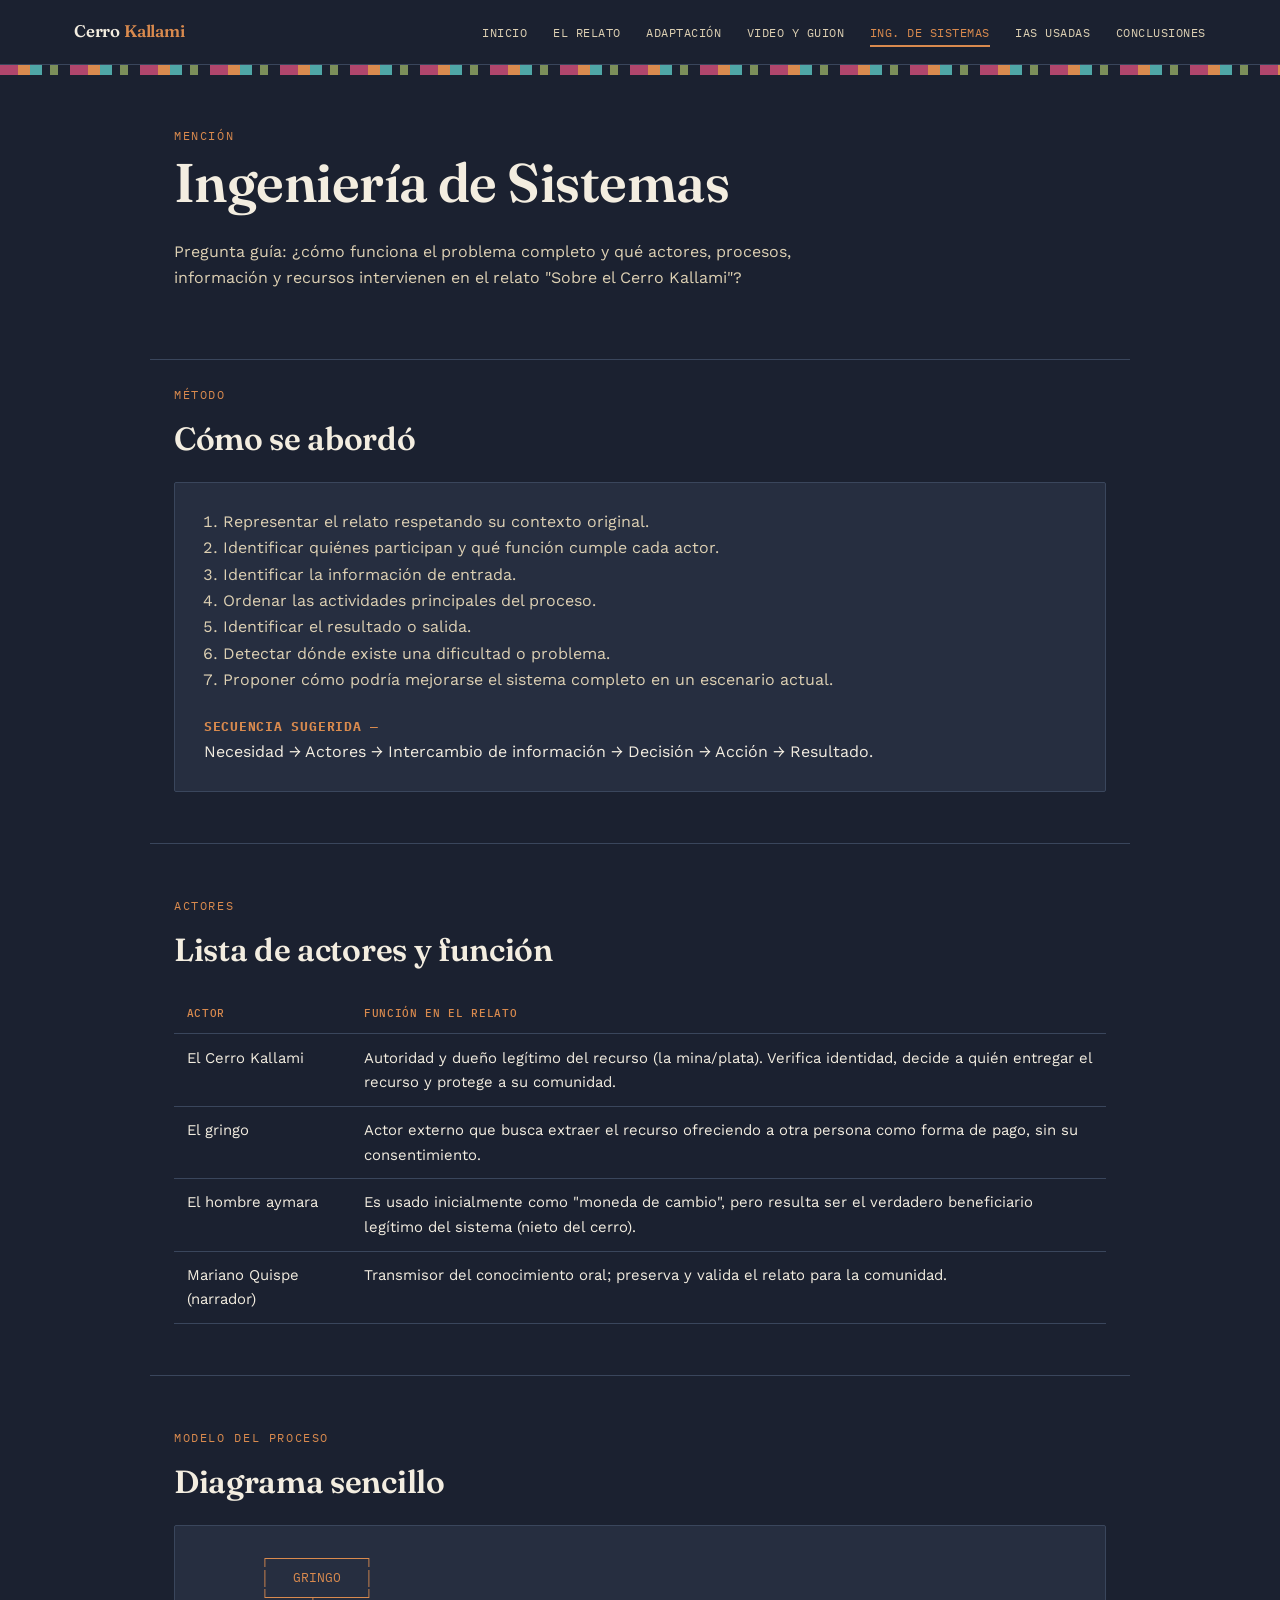
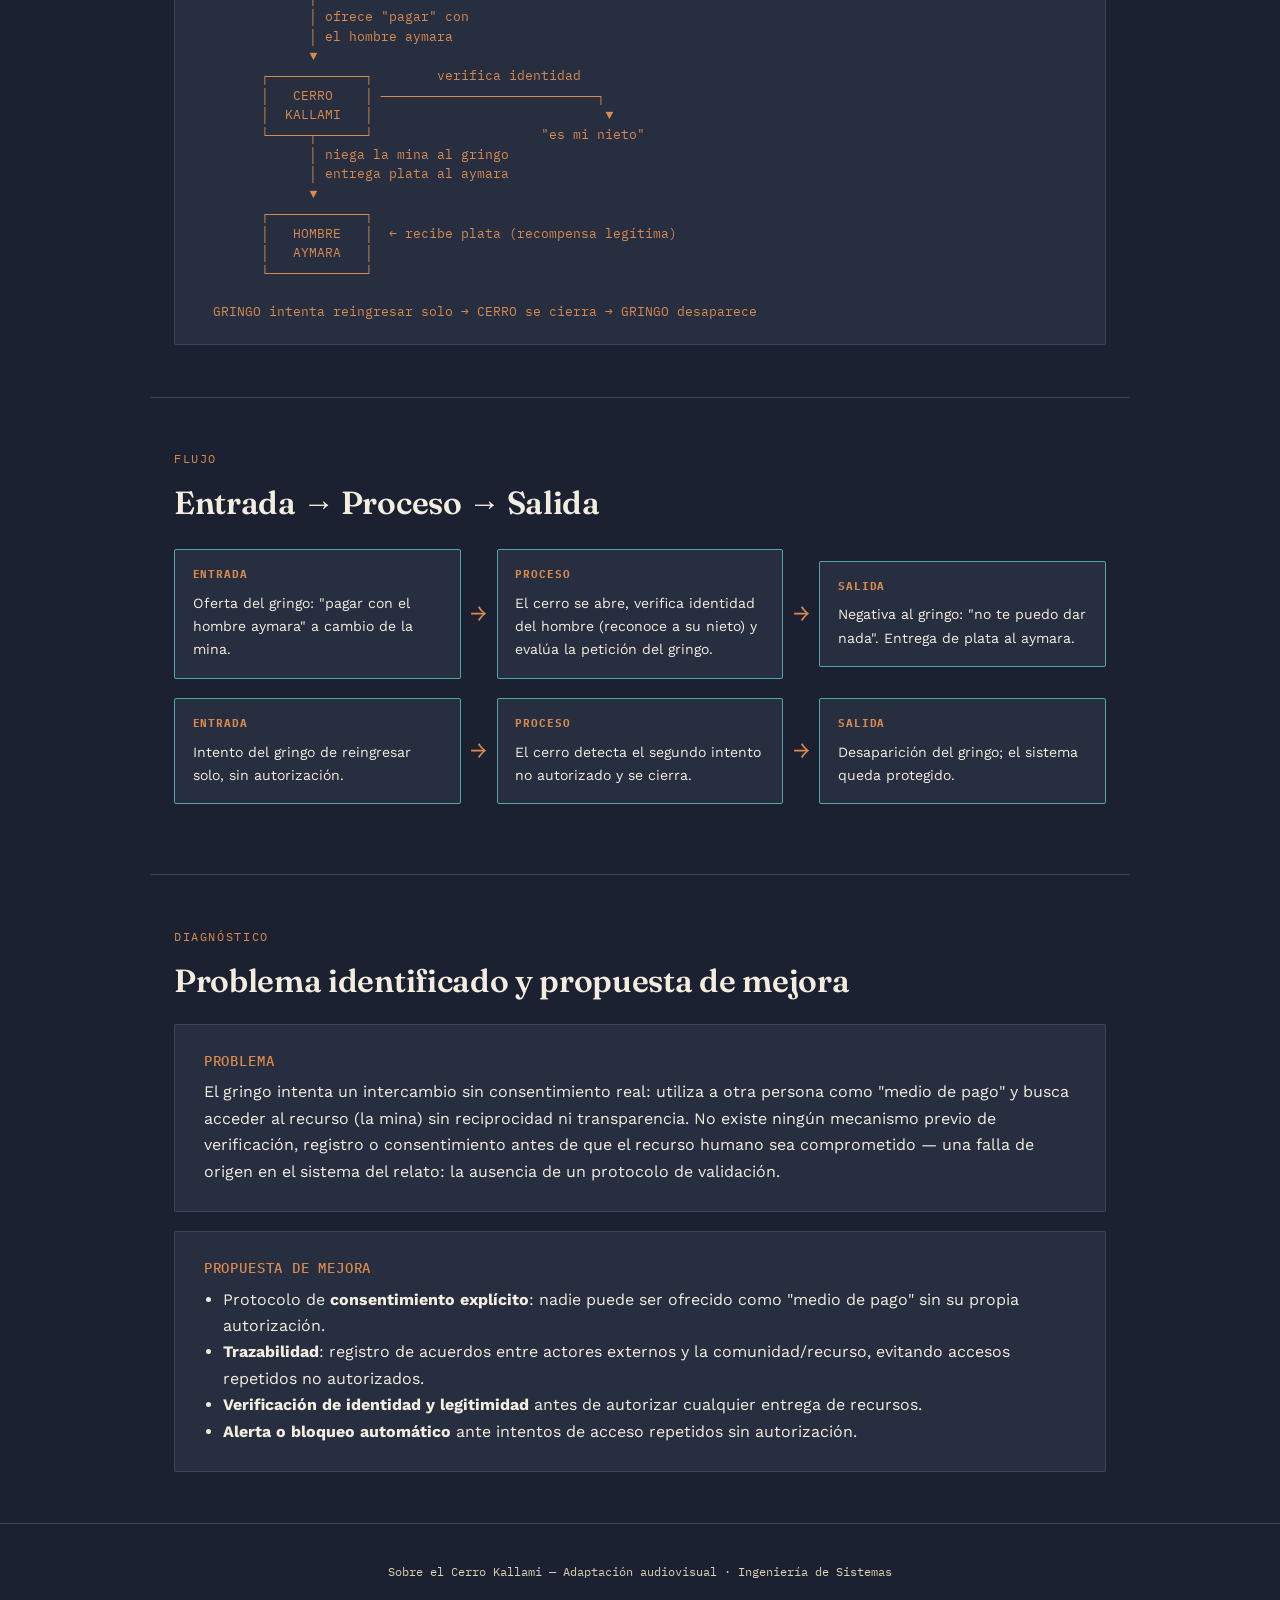
<file: sistemas.html>
<!DOCTYPE html>
<html lang="es">
<head>
<meta charset="UTF-8">
<meta name="viewport" content="width=device-width, initial-scale=1.0">
<title>Ingeniería de Sistemas — Sobre el Cerro Kallami</title>
<link rel="stylesheet" href="css/style.css">
</head>
<body>

<header class="site">
  <div class="nav-wrap">
    <a class="brand" href="index.html">Cerro <span>Kallami</span></a>
    <button class="hamburger" aria-label="Abrir menú"><span></span><span></span><span></span></button>
    <nav class="mainnav">
      <ul>
        <li><a href="index.html">Inicio</a></li>
        <li><a href="relato.html">El relato</a></li>
        <li><a href="adaptacion.html">Adaptación</a></li>
        <li><a href="video.html">Video y guion</a></li>
        <li><a href="sistemas.html">Ing. de Sistemas</a></li>
        <li><a href="ias.html">IAs usadas</a></li>
        <li><a href="conclusiones.html">Conclusiones</a></li>
      </ul>
    </nav>
  </div>
</header>
<div class="telar"></div>

<main>
  <section class="section">
    <span class="eyebrow">Mención</span>
    <h1>Ingeniería de Sistemas</h1>
    <p style="color:var(--paper-dim); max-width:700px;">
      Pregunta guía: ¿cómo funciona el problema completo y qué actores, procesos, información
      y recursos intervienen en el relato "Sobre el Cerro Kallami"?
    </p>
  </section>

  <section class="section tight">
    <span class="eyebrow">Método</span>
    <h2>Cómo se abordó</h2>
    <div class="card">
      <ol style="margin:0; padding-left:1.2rem; color:var(--paper-dim);">
        <li>Representar el relato respetando su contexto original.</li>
        <li>Identificar quiénes participan y qué función cumple cada actor.</li>
        <li>Identificar la información de entrada.</li>
        <li>Ordenar las actividades principales del proceso.</li>
        <li>Identificar el resultado o salida.</li>
        <li>Detectar dónde existe una dificultad o problema.</li>
        <li>Proponer cómo podría mejorarse el sistema completo en un escenario actual.</li>
      </ol>
      <p style="margin:1.2rem 0 0;"><strong style="color:var(--thread-gold); font-family:'IBM Plex Mono',monospace; font-size:.8rem; text-transform:uppercase; letter-spacing:.06em;">Secuencia sugerida —</strong><br>
      Necesidad → Actores → Intercambio de información → Decisión → Acción → Resultado.</p>
    </div>
  </section>

  <section class="section">
    <span class="eyebrow">Actores</span>
    <h2>Lista de actores y función</h2>
    <table>
      <thead><tr><th>Actor</th><th>Función en el relato</th></tr></thead>
      <tbody>
        <tr><td>El Cerro Kallami</td><td>Autoridad y dueño legítimo del recurso (la mina/plata). Verifica identidad, decide a quién entregar el recurso y protege a su comunidad.</td></tr>
        <tr><td>El gringo</td><td>Actor externo que busca extraer el recurso ofreciendo a otra persona como forma de pago, sin su consentimiento.</td></tr>
        <tr><td>El hombre aymara</td><td>Es usado inicialmente como "moneda de cambio", pero resulta ser el verdadero beneficiario legítimo del sistema (nieto del cerro).</td></tr>
        <tr><td>Mariano Quispe (narrador)</td><td>Transmisor del conocimiento oral; preserva y valida el relato para la comunidad.</td></tr>
      </tbody>
    </table>
  </section>

  <section class="section">
    <span class="eyebrow">Modelo del proceso</span>
    <h2>Diagrama sencillo</h2>
    <div class="diagrama-simple">        ┌────────────┐
        │   GRINGO   │
        └─────┬──────┘
              │ ofrece "pagar" con
              │ el hombre aymara
              ▼
        ┌────────────┐        verifica identidad
        │   CERRO    │ ───────────────────────────┐
        │  KALLAMI   │                             ▼
        └─────┬──────┘                     "es mi nieto"
              │ niega la mina al gringo
              │ entrega plata al aymara
              ▼
        ┌────────────┐
        │   HOMBRE   │  ← recibe plata (recompensa legítima)
        │   AYMARA   │
        └────────────┘

  GRINGO intenta reingresar solo → CERRO se cierra → GRINGO desaparece</div>
  </section>

  <section class="section">
    <span class="eyebrow">Flujo</span>
    <h2>Entrada → Proceso → Salida</h2>
    <div class="eps">
      <div class="box"><h4>Entrada</h4>Oferta del gringo: "pagar con el hombre aymara" a cambio de la mina.</div>
      <div class="arrow">→</div>
      <div class="box"><h4>Proceso</h4>El cerro se abre, verifica identidad del hombre (reconoce a su nieto) y evalúa la petición del gringo.</div>
      <div class="arrow">→</div>
      <div class="box"><h4>Salida</h4>Negativa al gringo: "no te puedo dar nada". Entrega de plata al aymara.</div>
    </div>
    <div class="eps">
      <div class="box"><h4>Entrada</h4>Intento del gringo de reingresar solo, sin autorización.</div>
      <div class="arrow">→</div>
      <div class="box"><h4>Proceso</h4>El cerro detecta el segundo intento no autorizado y se cierra.</div>
      <div class="arrow">→</div>
      <div class="box"><h4>Salida</h4>Desaparición del gringo; el sistema queda protegido.</div>
    </div>
  </section>

  <section class="section">
    <span class="eyebrow">Diagnóstico</span>
    <h2>Problema identificado y propuesta de mejora</h2>
    <div class="card" style="margin-bottom:1.2rem;">
      <h3 style="color:var(--thread-gold); font-style:normal; font-family:'IBM Plex Mono',monospace; font-size:.85rem; text-transform:uppercase; letter-spacing:.06em;">Problema</h3>
      <p style="margin:0;">
        El gringo intenta un intercambio sin consentimiento real: utiliza a otra persona como
        "medio de pago" y busca acceder al recurso (la mina) sin reciprocidad ni transparencia.
        No existe ningún mecanismo previo de verificación, registro o consentimiento antes de
        que el recurso humano sea comprometido — una falla de origen en el sistema del relato:
        la ausencia de un protocolo de validación.
      </p>
    </div>
    <div class="card">
      <h3 style="color:var(--thread-gold); font-style:normal; font-family:'IBM Plex Mono',monospace; font-size:.85rem; text-transform:uppercase; letter-spacing:.06em;">Propuesta de mejora</h3>
      <ul style="margin:0; padding-left:1.2rem;">
        <li>Protocolo de <strong>consentimiento explícito</strong>: nadie puede ser ofrecido como "medio de pago" sin su propia autorización.</li>
        <li><strong>Trazabilidad</strong>: registro de acuerdos entre actores externos y la comunidad/recurso, evitando accesos repetidos no autorizados.</li>
        <li><strong>Verificación de identidad y legitimidad</strong> antes de autorizar cualquier entrega de recursos.</li>
        <li><strong>Alerta o bloqueo automático</strong> ante intentos de acceso repetidos sin autorización.</li>
      </ul>
    </div>
  </section>
</main>

<footer class="site">
  <p>Sobre el Cerro Kallami — Adaptación audiovisual · Ingeniería de Sistemas</p>
</footer>

<script src="js/script.js"></script>
</body>
</html>
</file>
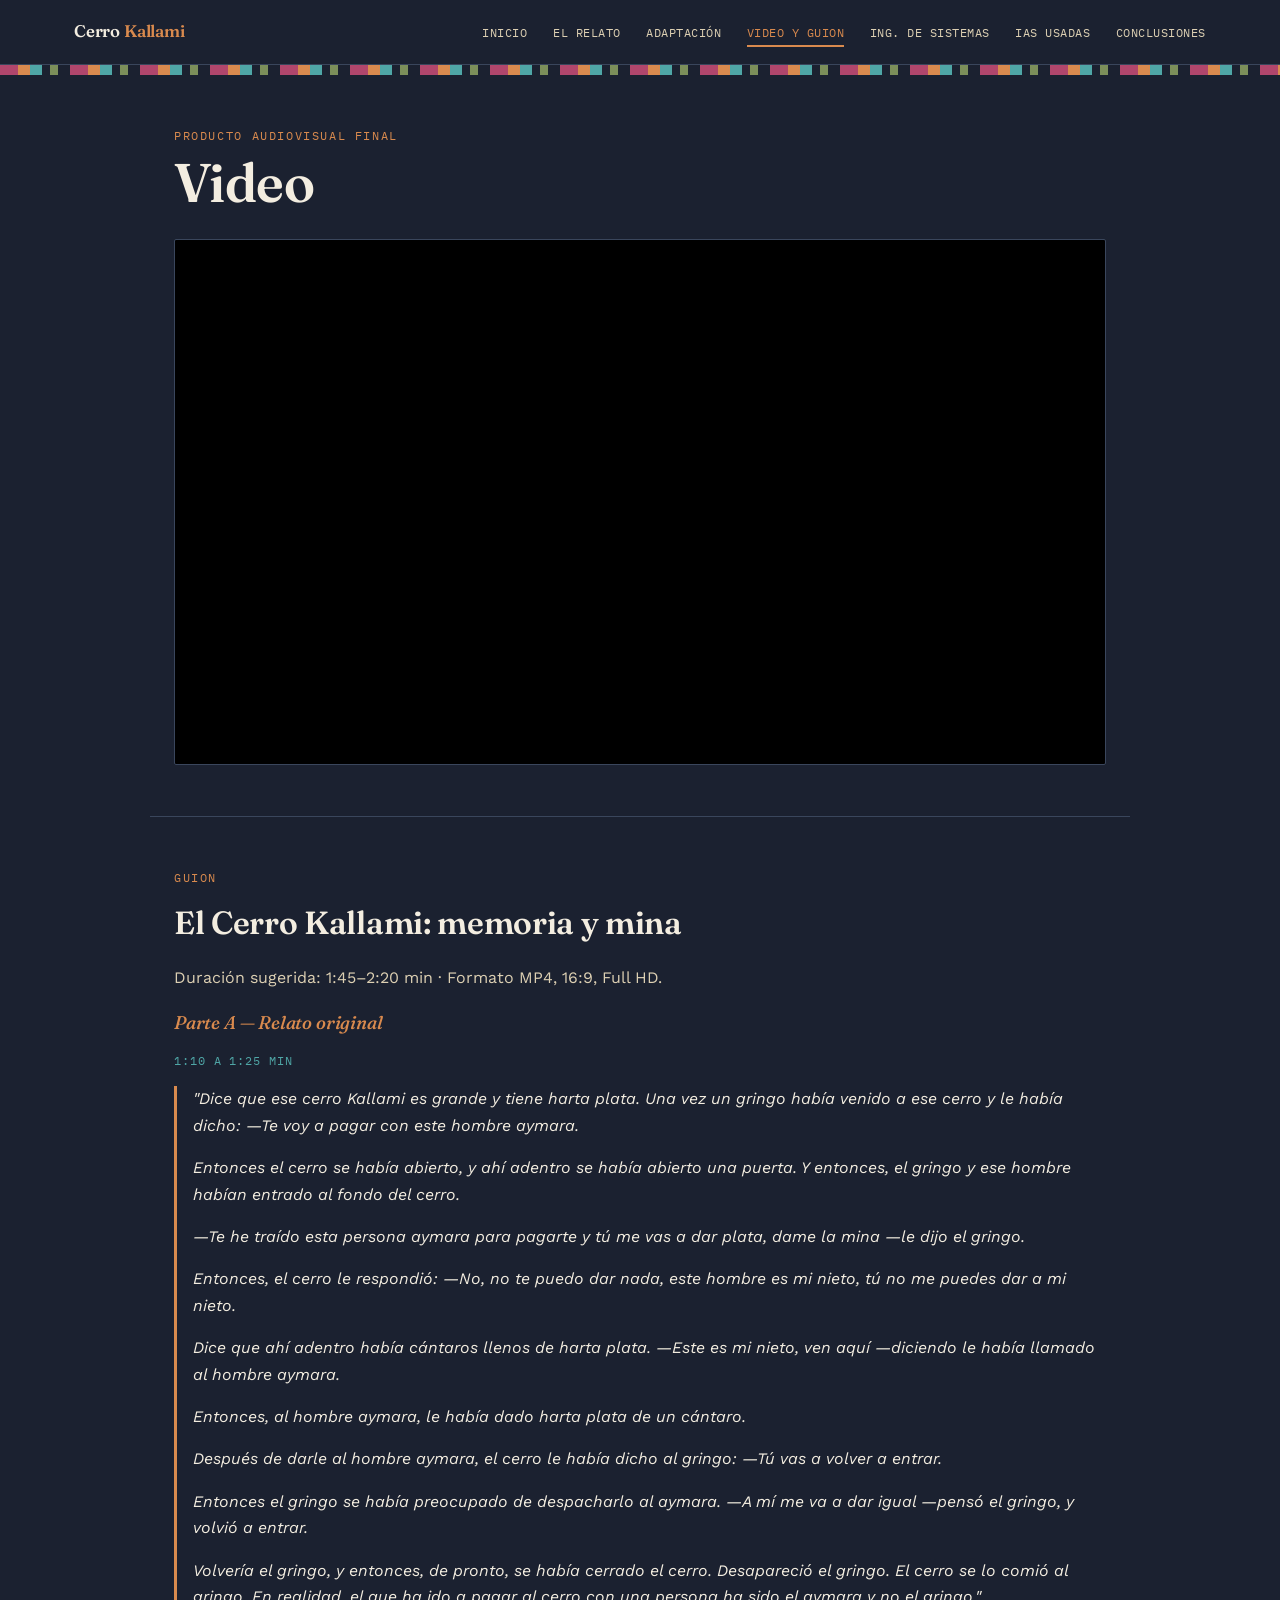
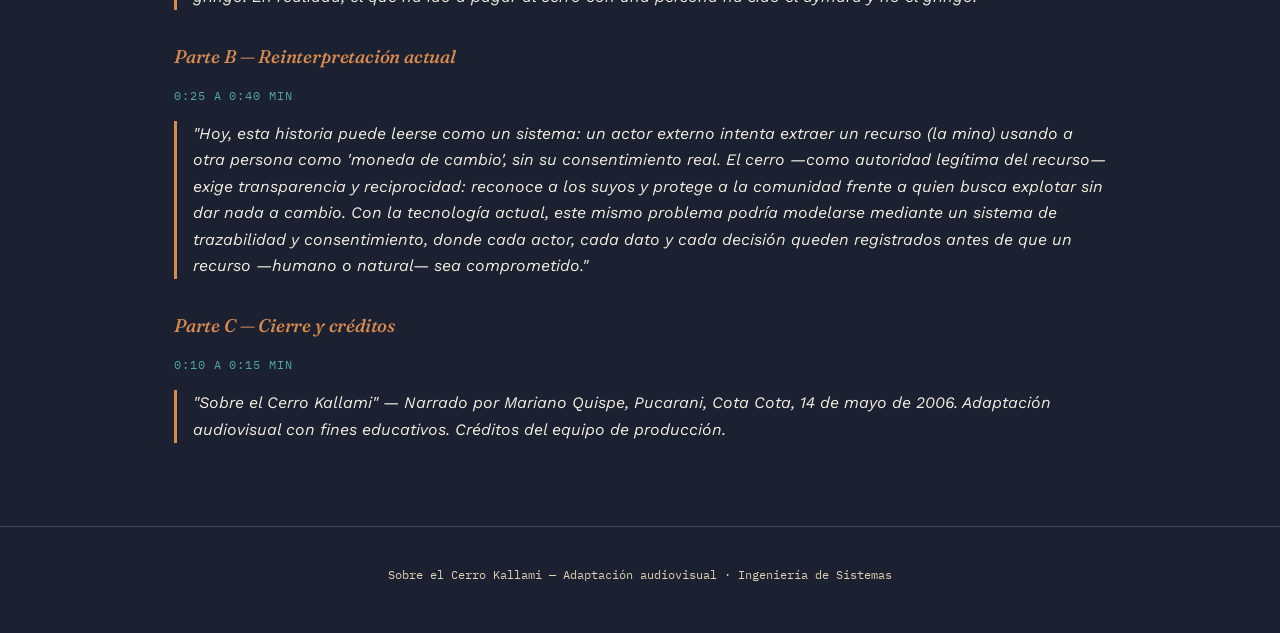
<file: video.html>
<!DOCTYPE html>
<html lang="es">
<head>
<meta charset="UTF-8">
<meta name="viewport" content="width=device-width, initial-scale=1.0">
<title>Video y guion — Sobre el Cerro Kallami</title>
<link rel="stylesheet" href="css/style.css">
</head>
<body>

<header class="site">
  <div class="nav-wrap">
    <a class="brand" href="index.html">Cerro <span>Kallami</span></a>
    <button class="hamburger" aria-label="Abrir menú"><span></span><span></span><span></span></button>
    <nav class="mainnav">
      <ul>
        <li><a href="index.html">Inicio</a></li>
        <li><a href="relato.html">El relato</a></li>
        <li><a href="adaptacion.html">Adaptación</a></li>
        <li><a href="video.html">Video y guion</a></li>
        <li><a href="sistemas.html">Ing. de Sistemas</a></li>
        <li><a href="ias.html">IAs usadas</a></li>
        <li><a href="conclusiones.html">Conclusiones</a></li>
      </ul>
    </nav>
  </div>
</header>
<div class="telar"></div>

<main>
  <section class="section">
    <span class="eyebrow">Producto audiovisual final</span>
    <h1>Video</h1>
    <div class="video-wrap">
      <iframe src="https://www.youtube.com/embed/Qxwjn1Si28Y" title="Sobre el Cerro Kallami — video" allow="accelerometer; autoplay; clipboard-write; encrypted-media; gyroscope; picture-in-picture" allowfullscreen></iframe>
    </div>
  </section>

  <section class="section">
    <span class="eyebrow">Guion</span>
    <h2>El Cerro Kallami: memoria y mina</h2>
    <p style="color:var(--paper-dim);">Duración sugerida: 1:45–2:20 min · Formato MP4, 16:9, Full HD.</p>

    <div class="guion-parte">
      <h3>Parte A — Relato original</h3>
      <span class="rango">1:10 a 1:25 min</span>
      <blockquote>
        <p>"Dice que ese cerro Kallami es grande y tiene harta plata. Una vez un gringo había venido a ese cerro y le había dicho: —Te voy a pagar con este hombre aymara.</p>
        <p>Entonces el cerro se había abierto, y ahí adentro se había abierto una puerta. Y entonces, el gringo y ese hombre habían entrado al fondo del cerro.</p>
        <p>—Te he traído esta persona aymara para pagarte y tú me vas a dar plata, dame la mina —le dijo el gringo.</p>
        <p>Entonces, el cerro le respondió: —No, no te puedo dar nada, este hombre es mi nieto, tú no me puedes dar a mi nieto.</p>
        <p>Dice que ahí adentro había cántaros llenos de harta plata. —Este es mi nieto, ven aquí —diciendo le había llamado al hombre aymara.</p>
        <p>Entonces, al hombre aymara, le había dado harta plata de un cántaro.</p>
        <p>Después de darle al hombre aymara, el cerro le había dicho al gringo: —Tú vas a volver a entrar.</p>
        <p>Entonces el gringo se había preocupado de despacharlo al aymara. —A mí me va a dar igual —pensó el gringo, y volvió a entrar.</p>
        <p>Volvería el gringo, y entonces, de pronto, se había cerrado el cerro. Desapareció el gringo. El cerro se lo comió al gringo. En realidad, el que ha ido a pagar al cerro con una persona ha sido el aymara y no el gringo."</p>
      </blockquote>
    </div>

    <div class="guion-parte">
      <h3>Parte B — Reinterpretación actual</h3>
      <span class="rango">0:25 a 0:40 min</span>
      <blockquote>
        <p>"Hoy, esta historia puede leerse como un sistema: un actor externo intenta extraer un recurso (la mina) usando a otra persona como 'moneda de cambio', sin su consentimiento real. El cerro —como autoridad legítima del recurso— exige transparencia y reciprocidad: reconoce a los suyos y protege a la comunidad frente a quien busca explotar sin dar nada a cambio. Con la tecnología actual, este mismo problema podría modelarse mediante un sistema de trazabilidad y consentimiento, donde cada actor, cada dato y cada decisión queden registrados antes de que un recurso —humano o natural— sea comprometido."</p>
      </blockquote>
    </div>

    <div class="guion-parte">
      <h3>Parte C — Cierre y créditos</h3>
      <span class="rango">0:10 a 0:15 min</span>
      <blockquote>
        <p>"Sobre el Cerro Kallami" — Narrado por Mariano Quispe, Pucarani, Cota Cota, 14 de mayo de 2006. Adaptación audiovisual con fines educativos. Créditos del equipo de producción.</p>
      </blockquote>
    </div>
  </section>
</main>

<footer class="site">
  <p>Sobre el Cerro Kallami — Adaptación audiovisual · Ingeniería de Sistemas</p>
</footer>

<script src="js/script.js"></script>
</body>
</html>
</file>
<file: css/style.css>
/* =========================================================
   SOBRE EL CERRO KALLAMI — sistema de diseño
   Paleta: roca andina (fondo) + hilos de aguayo (acentos)
   Tipografía: Fraunces (display) / Work Sans (texto) / IBM Plex Mono (datos)
   ========================================================= */

@import url('https://fonts.googleapis.com/css2?family=Fraunces:ital,opsz,wght@0,9..144,400;0,9..144,600;0,9..144,700;1,9..144,500&family=Work+Sans:wght@400;500;600&family=IBM+Plex+Mono:wght@400;500;600&display=swap');

:root{
  /* Paleta "Noche de Plata": el cerro bajo cielo nocturno andino,
     con acentos de plata, cobre, turquesa y magenta de aguayo. */
  --rock:        #1b2130;
  --rock-2:      #262e40;
  --rock-3:      #3a465c;
  --paper:       #f3ede0;
  --paper-dim:   #ddd0b3;
  --ink:         #1b2130;
  --thread-red:  #b1466c;
  --thread-gold: #d98a4e;
  --thread-blue: #4fa6a6;
  --thread-green:#7c8f5a;

  --radius: 2px;
  --max-w: 980px;
}

*{ box-sizing: border-box; }

html{ scroll-behavior: smooth; }

body{
  margin: 0;
  background: var(--rock);
  color: var(--paper);
  font-family: 'Work Sans', sans-serif;
  font-size: 16px;
  line-height: 1.65;
  -webkit-font-smoothing: antialiased;
}

h1, h2, h3{
  font-family: 'Fraunces', serif;
  font-weight: 600;
  letter-spacing: -0.01em;
  color: var(--paper);
  margin: 0 0 .5em;
}

h1{ font-size: clamp(2rem, 5vw, 3.4rem); line-height: 1.05; }
h2{ font-size: clamp(1.4rem, 3vw, 2rem); }
h3{ font-size: 1.15rem; font-style: italic; font-weight: 500; color: var(--thread-gold); }

p{ margin: 0 0 1em; }

a{ color: var(--thread-gold); text-decoration: none; }
a:hover{ text-decoration: underline; }

.eyebrow{
  font-family: 'IBM Plex Mono', monospace;
  font-size: .72rem;
  letter-spacing: .14em;
  text-transform: uppercase;
  color: var(--thread-gold);
  display: block;
  margin-bottom: .8em;
}

/* ---------- franja tejida (elemento signature) ---------- */
.telar{
  height: 10px;
  width: 100%;
  background: repeating-linear-gradient(
    90deg,
    var(--thread-red) 0 18px,
    var(--thread-gold) 18px 30px,
    var(--thread-blue) 30px 42px,
    var(--rock) 42px 50px,
    var(--thread-green) 50px 58px,
    var(--rock) 58px 70px
  );
}
.telar.fino{ height: 5px; }

/* ---------- navegación ---------- */
header.site{
  position: sticky;
  top: 0;
  z-index: 50;
  background: var(--rock);
  border-bottom: 1px solid var(--rock-3);
}
.nav-wrap{
  max-width: 1180px;
  margin: 0 auto;
  padding: 0 1.5rem;
  display: flex;
  align-items: center;
  justify-content: space-between;
  height: 64px;
}
.brand{
  font-family: 'Fraunces', serif;
  font-weight: 600;
  font-size: 1.05rem;
  color: var(--paper);
  letter-spacing: -.01em;
}
.brand span{ color: var(--thread-gold); }

nav.mainnav ul{
  list-style: none;
  display: flex;
  gap: 1.6rem;
  margin: 0;
  padding: 0;
}
nav.mainnav a{
  font-family: 'IBM Plex Mono', monospace;
  font-size: .78rem;
  letter-spacing: .04em;
  text-transform: uppercase;
  color: var(--paper-dim);
  padding: .3rem 0;
  border-bottom: 2px solid transparent;
}
nav.mainnav a:hover,
nav.mainnav a.active{
  color: var(--thread-gold);
  text-decoration: none;
  border-bottom-color: var(--thread-gold);
}

.hamburger{
  display: none;
  flex-direction: column;
  gap: 4px;
  background: none;
  border: none;
  cursor: pointer;
  padding: 8px;
}
.hamburger span{
  width: 22px; height: 2px; background: var(--paper);
}

@media (max-width: 780px){
  nav.mainnav{
    position: absolute;
    top: 64px; left: 0; right: 0;
    background: var(--rock-2);
    border-bottom: 1px solid var(--rock-3);
    max-height: 0;
    overflow: hidden;
    transition: max-height .25s ease;
  }
  nav.mainnav.open{ max-height: 480px; }
  nav.mainnav ul{
    flex-direction: column;
    gap: 0;
    padding: .5rem 1.5rem 1rem;
  }
  nav.mainnav a{
    display: block;
    padding: .7rem 0;
    border-bottom: 1px solid var(--rock-3);
  }
  .hamburger{ display: flex; }
}

/* ---------- estructura general ---------- */
main{ display: block; }

.section{
  max-width: var(--max-w);
  margin: 0 auto;
  padding: 3.2rem 1.5rem;
}
.section.narrow{ max-width: 760px; }
.section.tight{ padding-top: 1.6rem; }

.section + .section{
  border-top: 1px solid var(--rock-3);
}

.card{
  background: var(--rock-2);
  border: 1px solid var(--rock-3);
  border-radius: var(--radius);
  padding: 1.6rem 1.8rem;
}

.paper-block{
  background: var(--paper);
  color: var(--ink);
  border-radius: var(--radius);
  padding: 1.8rem 2rem;
}
.paper-block h2, .paper-block h3{ color: var(--ink); }
.paper-block h3{ color: var(--thread-red); }
.paper-block a{ color: var(--thread-red); }

/* ---------- hero (index) ---------- */
.hero{
  min-height: 78vh;
  display: flex;
  flex-direction: column;
  justify-content: center;
  max-width: 1180px;
  margin: 0 auto;
  padding: 3rem 1.5rem;
  position: relative;
}
.hero .cerro-title{
  font-style: italic;
  color: var(--thread-gold);
}
.hero-meta{
  margin-top: 2.4rem;
  display: grid;
  grid-template-columns: repeat(auto-fit, minmax(200px, 1fr));
  gap: 1.4rem;
  max-width: 720px;
}
.hero-meta .item .label{
  font-family: 'IBM Plex Mono', monospace;
  font-size: .7rem;
  text-transform: uppercase;
  letter-spacing: .1em;
  color: var(--thread-blue);
  display: block;
  margin-bottom: .3rem;
}
.hero-meta .item .value{
  font-size: 1.05rem;
  font-weight: 500;
}

/* ---------- tablas ---------- */
table{
  width: 100%;
  border-collapse: collapse;
  font-size: .93rem;
}
th, td{
  text-align: left;
  padding: .7rem .8rem;
  border-bottom: 1px solid var(--rock-3);
  vertical-align: top;
}
th{
  font-family: 'IBM Plex Mono', monospace;
  font-size: .7rem;
  text-transform: uppercase;
  letter-spacing: .06em;
  color: var(--thread-gold);
  font-weight: 500;
}
.paper-block table th{ color: var(--thread-red); border-bottom-color: #cfc19f; }
.paper-block table td{ border-bottom-color: #d9cca8; }

/* ---------- relato bilingüe ---------- */
.bilingue{
  display: grid;
  grid-template-columns: 1fr 1fr;
  gap: 1.6rem;
}
@media (max-width: 700px){ .bilingue{ grid-template-columns: 1fr; } }
.bilingue .col{
  background: var(--rock-2);
  border: 1px solid var(--rock-3);
  border-left: 3px solid var(--thread-blue);
  padding: 1.2rem 1.4rem;
  border-radius: var(--radius);
}
.bilingue .col.es{ border-left-color: var(--thread-red); }
.bilingue .lang-tag{
  font-family: 'IBM Plex Mono', monospace;
  font-size: .68rem;
  text-transform: uppercase;
  letter-spacing: .1em;
  color: var(--thread-gold);
  margin-bottom: .6rem;
  display: block;
}
.bilingue p{ font-size: .95rem; }

figure.scan{
  margin: 0;
}
figure.scan img{
  width: 100%;
  display: block;
  border-radius: var(--radius);
  border: 1px solid var(--rock-3);
}
figure.scan figcaption{
  font-family: 'IBM Plex Mono', monospace;
  font-size: .72rem;
  color: var(--thread-gold);
  margin-top: .5rem;
  text-transform: uppercase;
  letter-spacing: .06em;
}
.scans-grid{
  display: grid;
  grid-template-columns: 1fr 1fr;
  gap: 1.4rem;
}
@media (max-width: 700px){ .scans-grid{ grid-template-columns: 1fr; } }

/* ---------- camino del héroe: línea conectada ---------- */
.camino{
  display: flex;
  flex-direction: column;
  gap: 0;
}
.paso{
  display: grid;
  grid-template-columns: 46px 1fr;
  gap: 1rem;
  position: relative;
  padding-bottom: 1.6rem;
}
.paso:last-child{ padding-bottom: 0; }
.paso .nodo{
  width: 46px; height: 46px;
  border-radius: 50%;
  background: var(--rock-2);
  border: 2px solid var(--thread-gold);
  display: flex; align-items: center; justify-content: center;
  font-family: 'IBM Plex Mono', monospace;
  font-size: .85rem;
  color: var(--thread-gold);
  position: relative;
  z-index: 2;
}
.paso:not(:last-child)::before{
  content: "";
  position: absolute;
  left: 22px; top: 46px; bottom: -1.6rem;
  width: 2px;
  background: repeating-linear-gradient(
    180deg, var(--thread-red) 0 6px, var(--thread-gold) 6px 12px, var(--thread-blue) 12px 18px, transparent 18px 22px
  );
  z-index: 1;
}
.paso .txt h4{
  font-family: 'Fraunces', serif;
  font-size: 1.02rem;
  font-weight: 600;
  margin: .1rem 0 .3rem;
  color: var(--paper);
}
.paso .txt p{ margin: 0; font-size: .92rem; color: var(--paper-dim); }

/* ---------- video ---------- */
.video-wrap{
  position: relative;
  width: 100%;
  padding-top: 56.25%;
  border-radius: var(--radius);
  overflow: hidden;
  border: 1px solid var(--rock-3);
  background: #000;
}
.video-wrap iframe{
  position: absolute; inset: 0; width: 100%; height: 100%; border: 0;
}

/* ---------- guion ---------- */
.guion-parte{ margin-bottom: 2rem; }
.guion-parte .rango{
  font-family: 'IBM Plex Mono', monospace;
  font-size: .72rem;
  color: var(--thread-blue);
  text-transform: uppercase;
  letter-spacing: .08em;
}
.guion-parte blockquote{
  margin: .8rem 0 0;
  padding-left: 1rem;
  border-left: 3px solid var(--thread-gold);
  font-style: italic;
  color: var(--paper);
}

/* ---------- diagrama entrada/proceso/salida ---------- */
.eps{
  display: grid;
  grid-template-columns: 1fr auto 1fr auto 1fr;
  align-items: center;
  gap: .6rem;
  margin: 1.2rem 0;
}
.eps .box{
  background: var(--rock-2);
  border: 1px solid var(--thread-blue);
  border-radius: var(--radius);
  padding: 1rem 1.1rem;
  font-size: .88rem;
}
.eps .box h4{
  font-family: 'IBM Plex Mono', monospace;
  font-size: .68rem;
  text-transform: uppercase;
  letter-spacing: .08em;
  color: var(--thread-gold);
  margin: 0 0 .5rem;
}
.eps .arrow{
  font-size: 1.4rem;
  color: var(--thread-gold);
  text-align: center;
}
@media (max-width: 780px){
  .eps{ grid-template-columns: 1fr; }
  .eps .arrow{ transform: rotate(90deg); }
}

.diagrama-simple{
  font-family: 'IBM Plex Mono', monospace;
  font-size: .82rem;
  white-space: pre;
  overflow-x: auto;
  background: var(--rock-2);
  border: 1px solid var(--rock-3);
  border-radius: var(--radius);
  padding: 1.4rem;
  color: var(--thread-gold);
  line-height: 1.5;
}

/* ---------- tarjetas IA ---------- */
.ia-grid{
  display: grid;
  grid-template-columns: 1fr 1fr;
  gap: 1.4rem;
  margin-bottom: 2rem;
}
@media (max-width: 700px){ .ia-grid{ grid-template-columns: 1fr; } }
.ia-card{
  background: var(--rock-2);
  border: 1px solid var(--rock-3);
  border-top: 3px solid var(--thread-gold);
  border-radius: var(--radius);
  padding: 1.4rem 1.5rem;
}
.ia-card h3{ font-style: normal; color: var(--paper); font-family: 'Fraunces', serif; }
.ia-card .rol{
  font-family: 'IBM Plex Mono', monospace;
  font-size: .7rem;
  color: var(--thread-blue);
  text-transform: uppercase;
  letter-spacing: .06em;
  display: block;
  margin-bottom: .6rem;
}

details.prompt{
  background: var(--rock-2);
  border: 1px solid var(--rock-3);
  border-radius: var(--radius);
  margin-bottom: .6rem;
  padding: .2rem .2rem;
}
details.prompt summary{
  cursor: pointer;
  padding: .8rem 1rem;
  font-family: 'IBM Plex Mono', monospace;
  font-size: .8rem;
  color: var(--thread-gold);
  list-style: none;
}
details.prompt summary::-webkit-details-marker{ display:none; }
details.prompt summary::before{ content: "▸ "; }
details.prompt[open] summary::before{ content: "▾ "; }
details.prompt .prompt-text{
  padding: 0 1.2rem 1.1rem;
  font-family: 'IBM Plex Mono', monospace;
  font-size: .78rem;
  color: var(--paper-dim);
  line-height: 1.6;
}

/* ---------- footer ---------- */
footer.site{
  border-top: 1px solid var(--rock-3);
  padding: 2.4rem 1.5rem 3rem;
  text-align: center;
}
footer.site p{
  font-family: 'IBM Plex Mono', monospace;
  font-size: .75rem;
  color: var(--paper-dim);
  margin: 0;
}

/* ---------- focus visible ---------- */
a:focus-visible, button:focus-visible, summary:focus-visible{
  outline: 2px solid var(--thread-gold);
  outline-offset: 2px;
}

@media (prefers-reduced-motion: reduce){
  html{ scroll-behavior: auto; }
  * { transition: none !important; }
}
</file>
